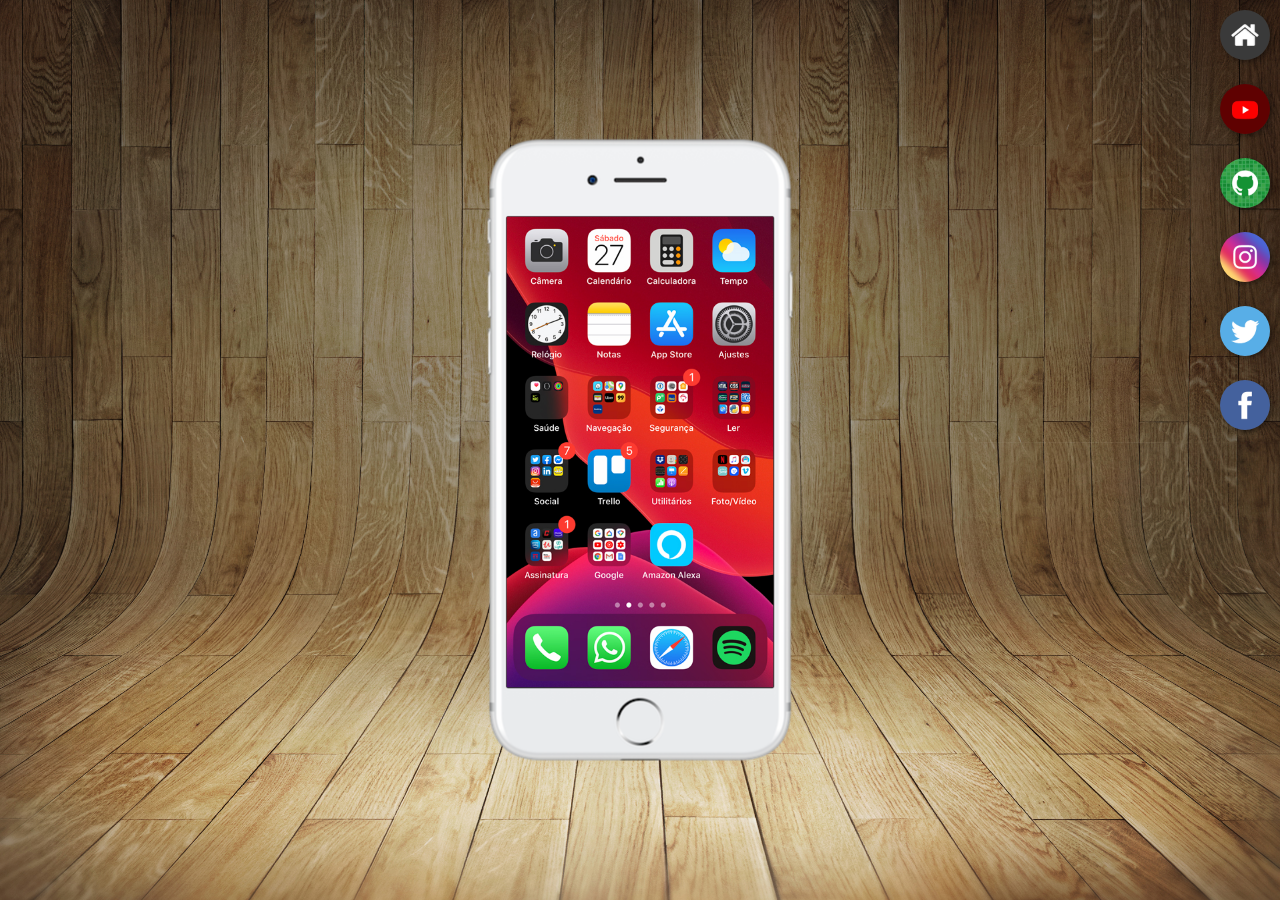
<file: index.html>
<!DOCTYPE html>
<html lang="pt-br">
<head>
    <meta charset="UTF-8">
    <meta name="viewport" content="width=device-width, initial-scale=1.0">
    <link rel="shortcut icon" href="favicon.ico" type="image/x-icon">
        <link rel="stylesheet" href="estilos/style.css">
    <title>Projeto Redes Sociais</title>
</head>
<body>
    <main>
        <section id="telefone">
            <iframe src="home.html" name="tela" id="tela" frameborder="0">
                Seu navegador não é compatível com isso.
            </iframe>
        </section>
        <section id="redes-sociais">
            <a href="home.html" target="tela"><img src="imagens/logo-home.jpg" alt="Home"></a><br>
            <a href="youtube.html" target="tela"><img src="imagens/logo-youtube.jpg" alt="Youtube"></a><br>
            <a href="github.html" target="tela"><img src="imagens/logo-github.jpg" alt="Github"></a><br>
            <a href="instagram.html" target="tela"><img src="imagens/logo-instagram.jpg" alt="Instagram"></a><br>
            <a href="twitter.html" target="tela"><img src="imagens/logo-twitter.jpg" alt="Twitter"></a><br>
            <a href="facebook.html" target="tela"><img src="imagens/logo-facebook.jpg" alt="Facebook"></a>
        </section>
    </main>
</body>
</html>
</file>
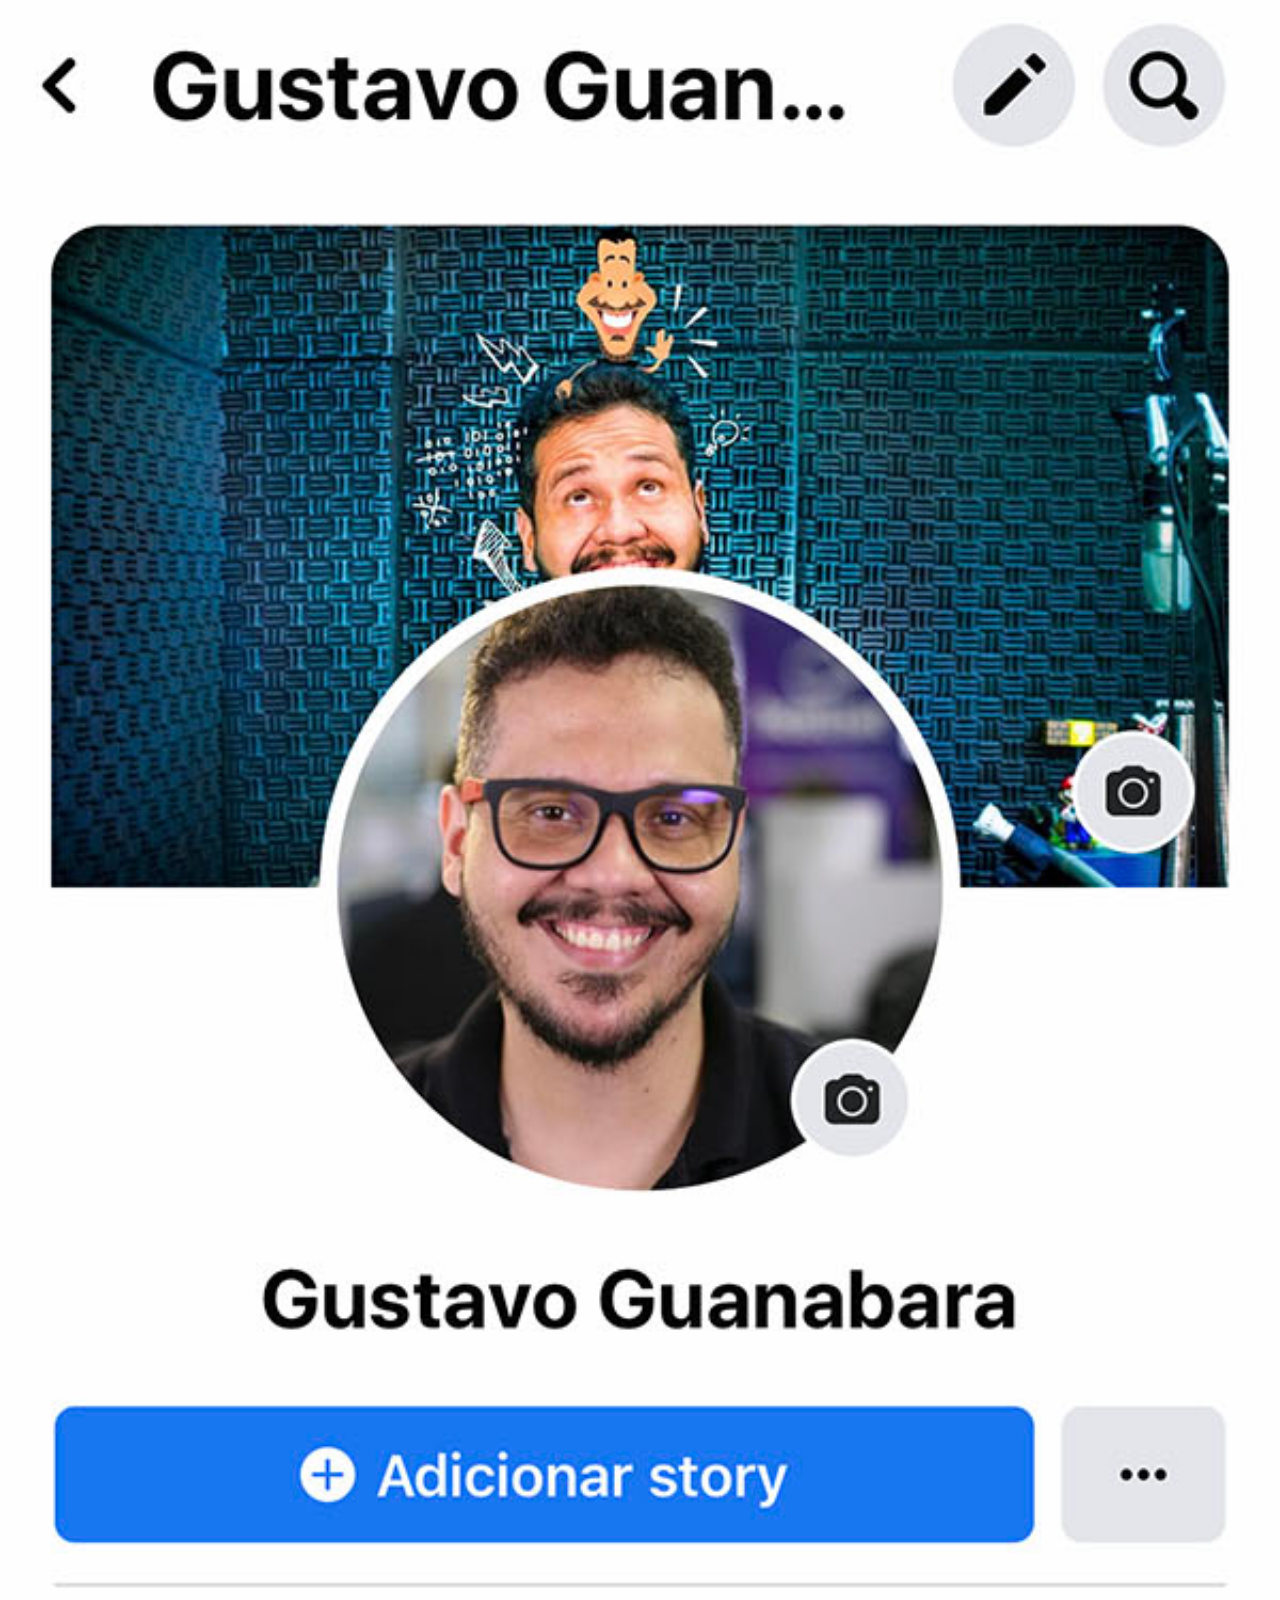
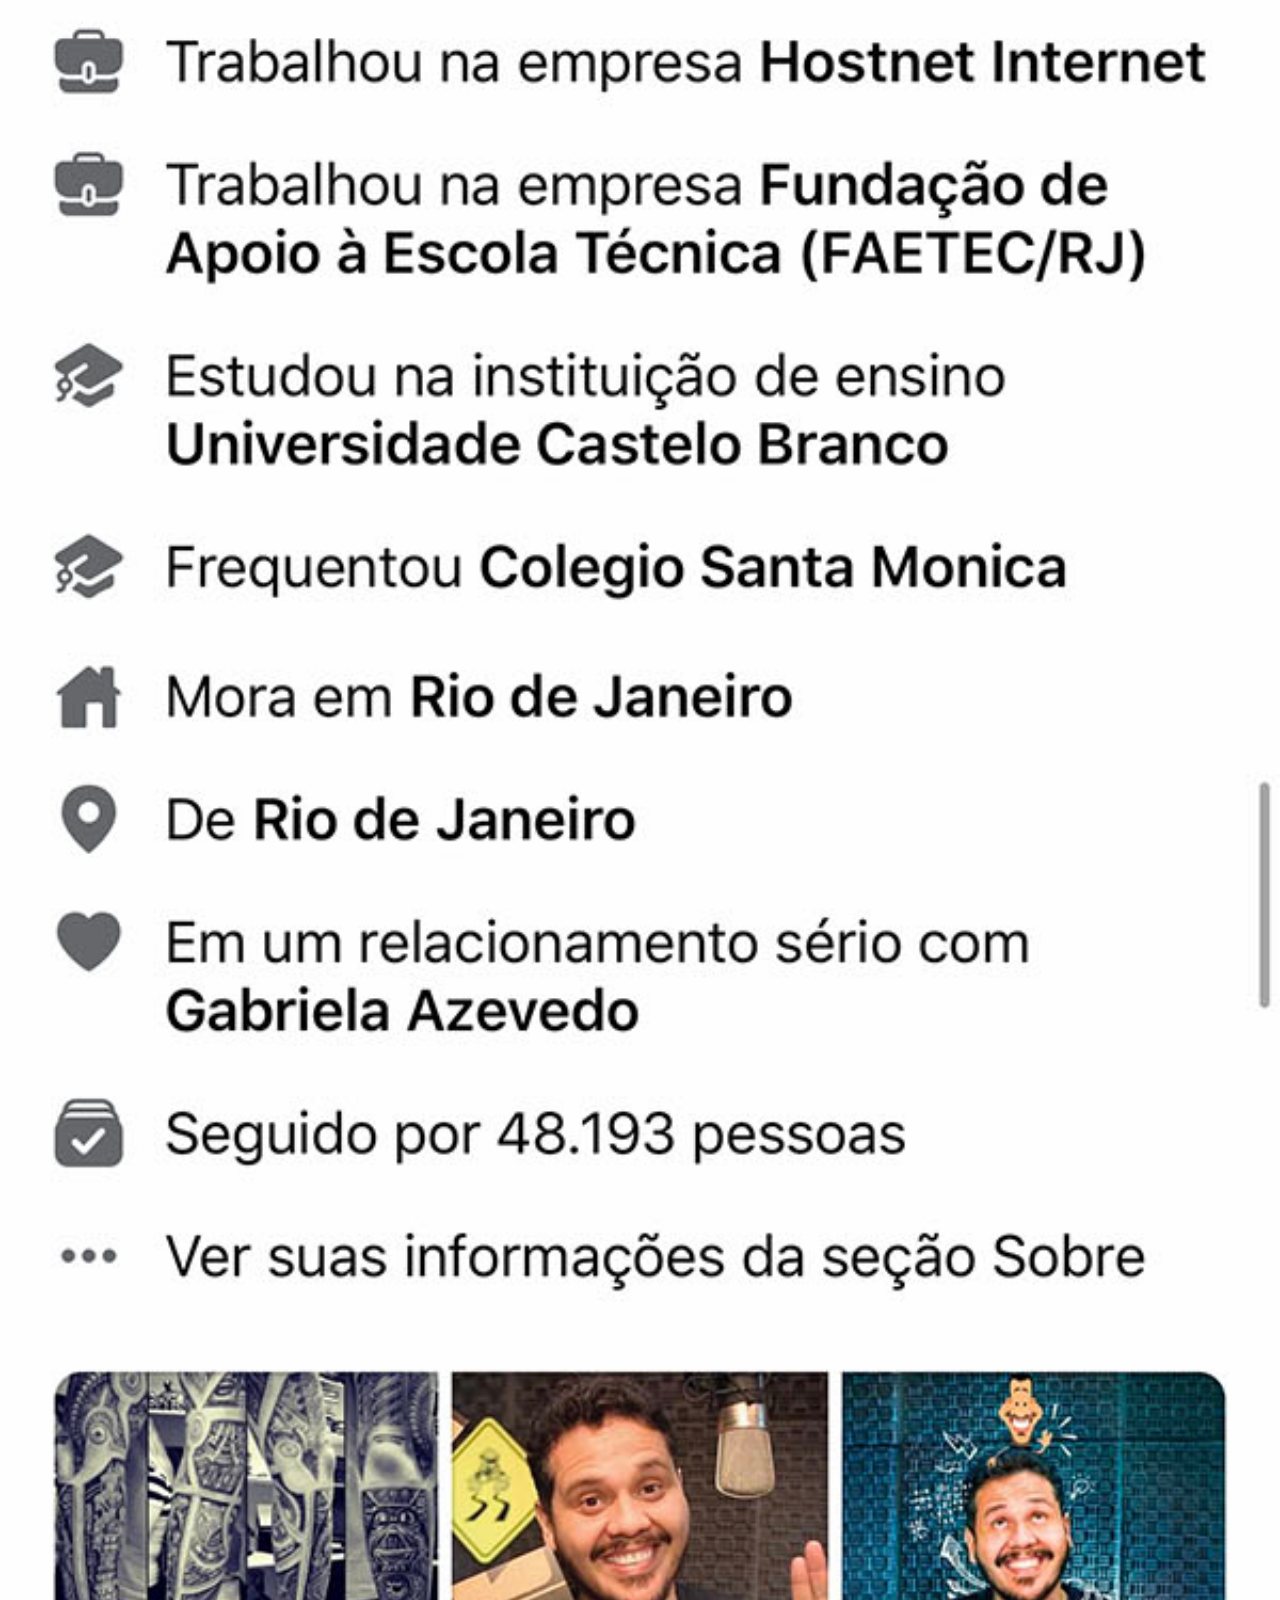
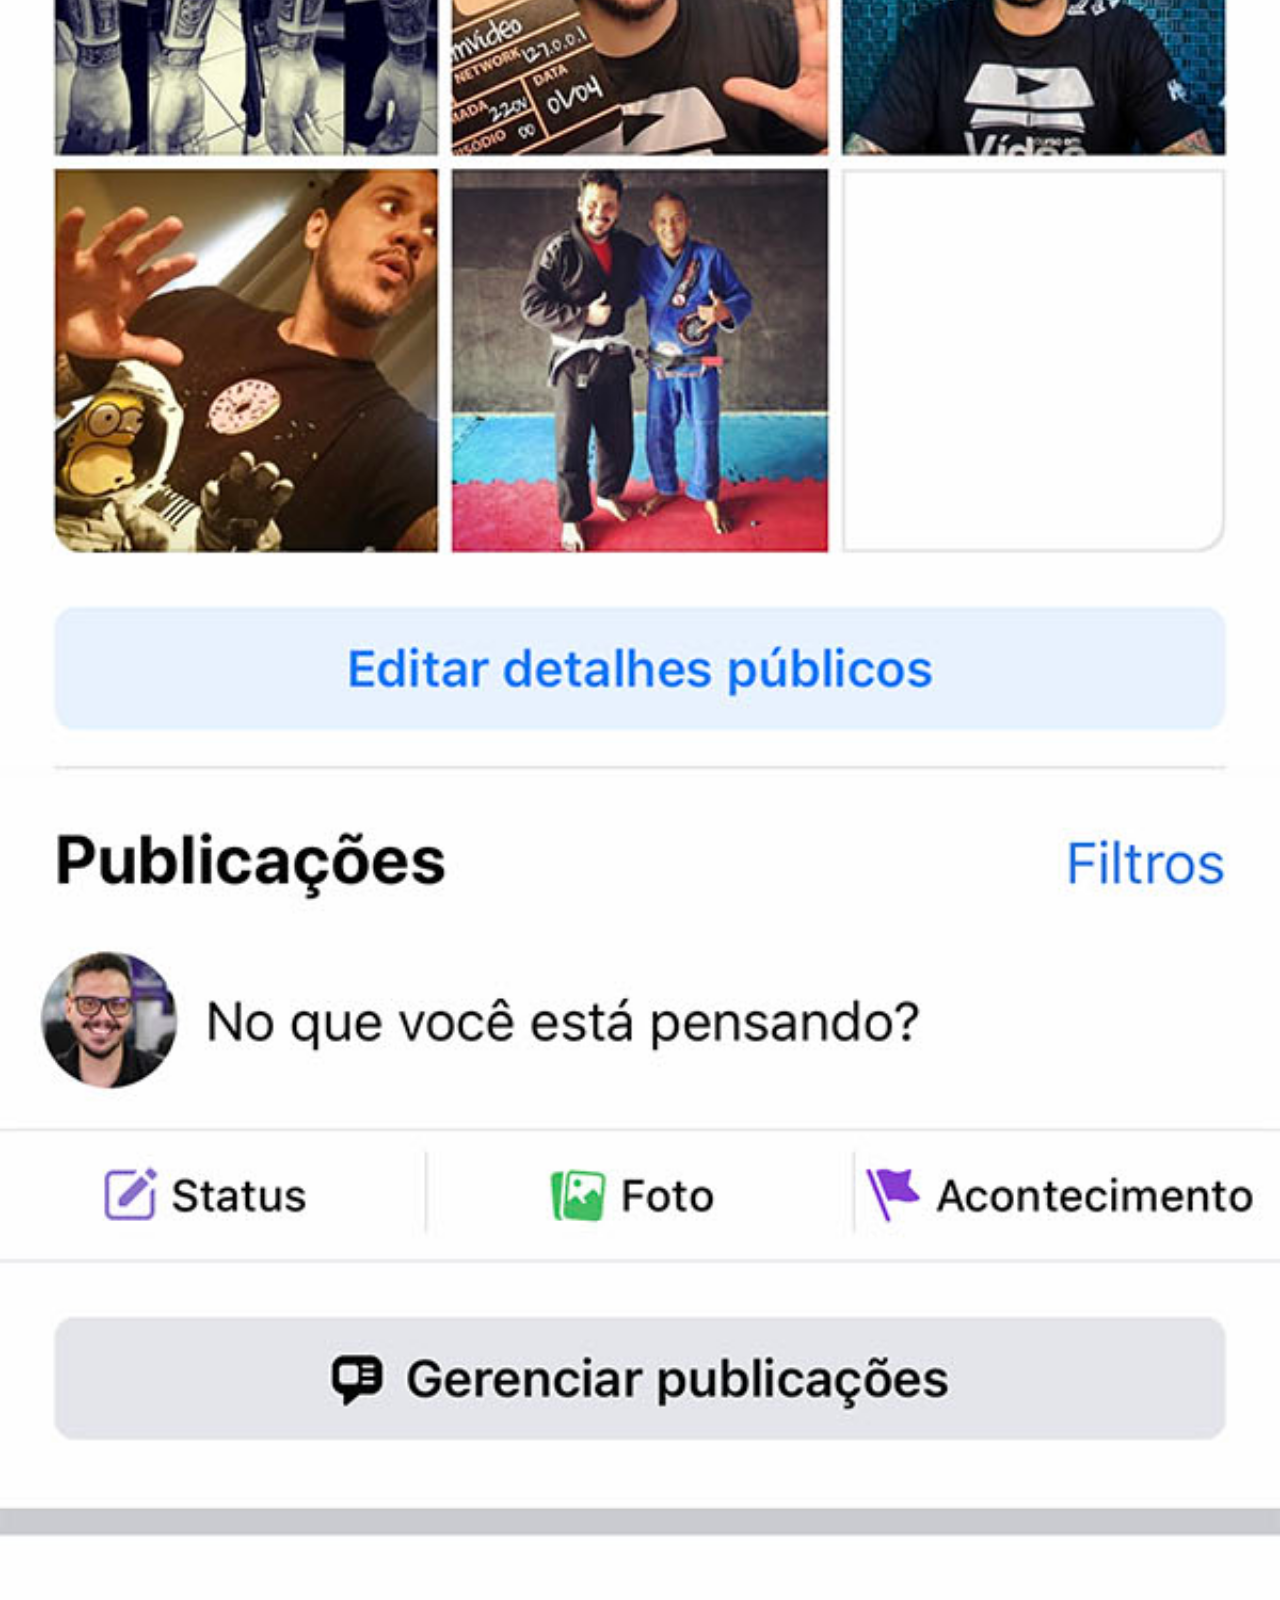
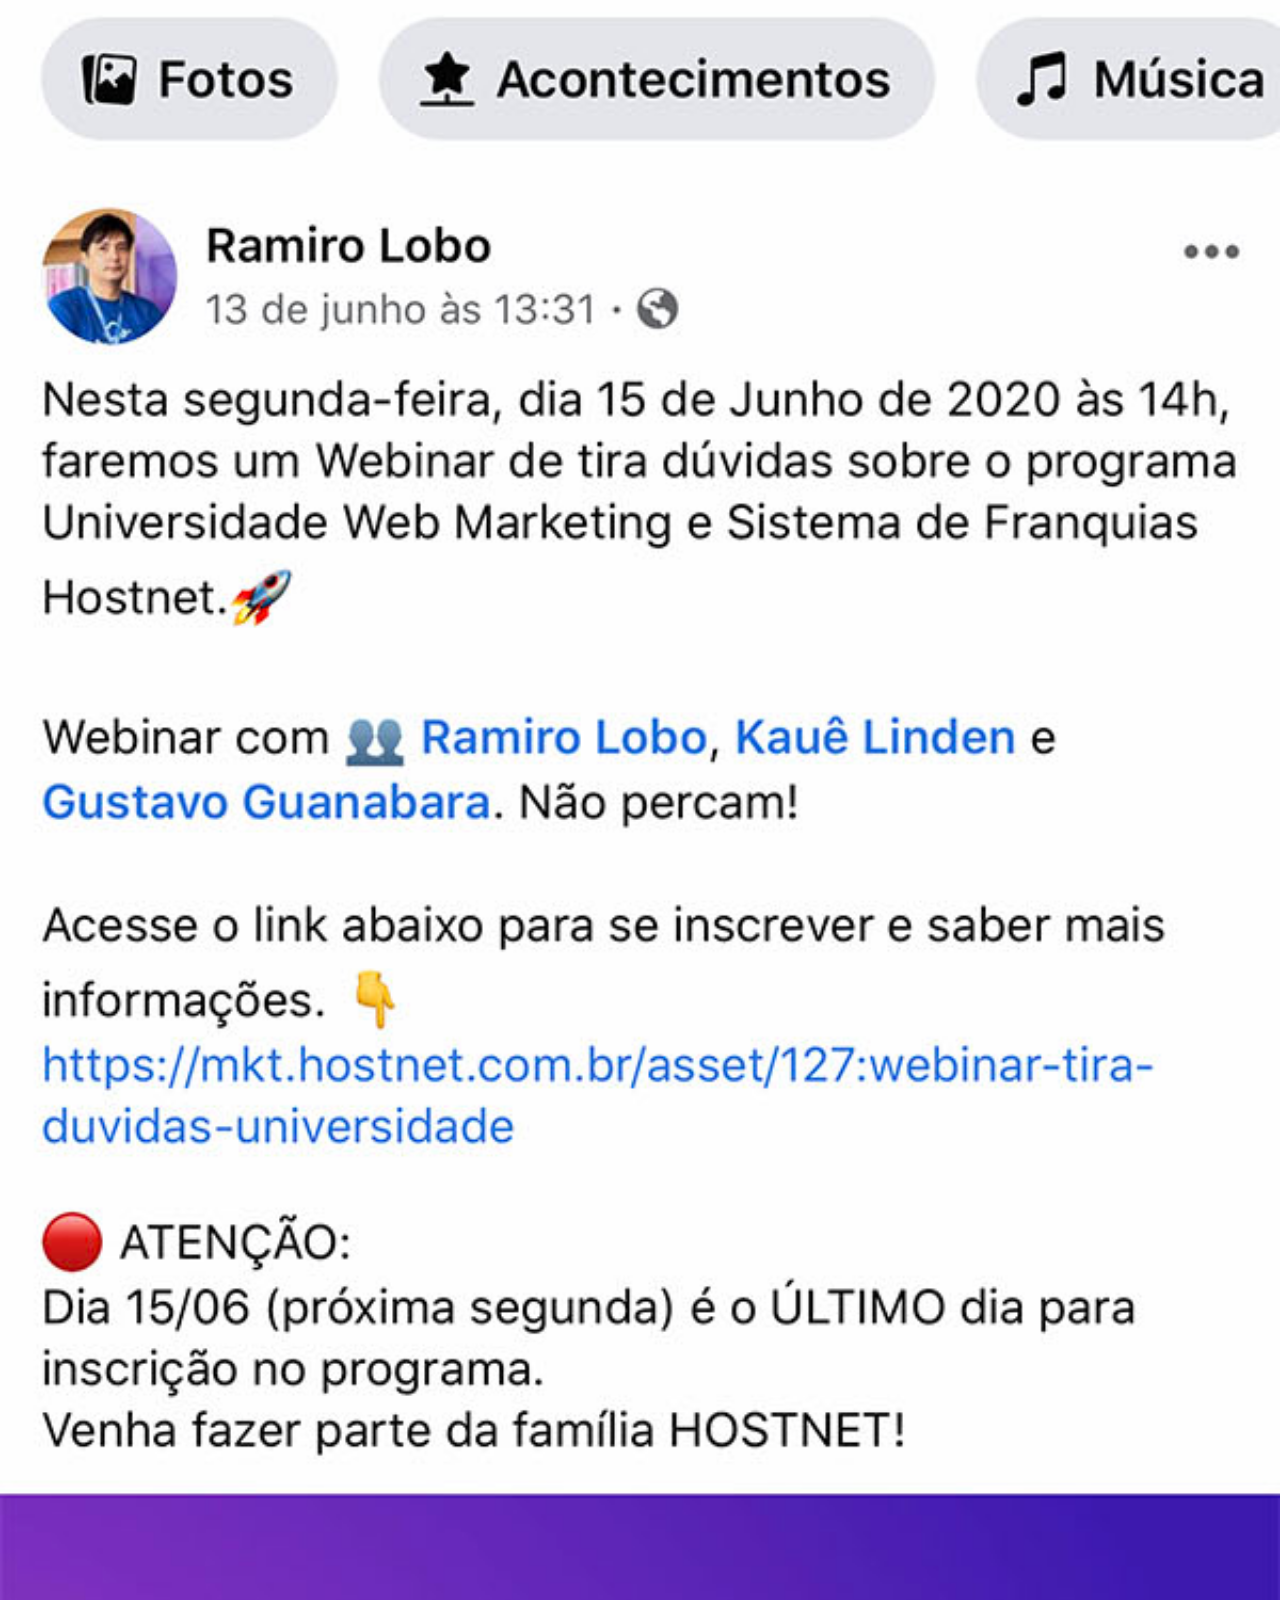
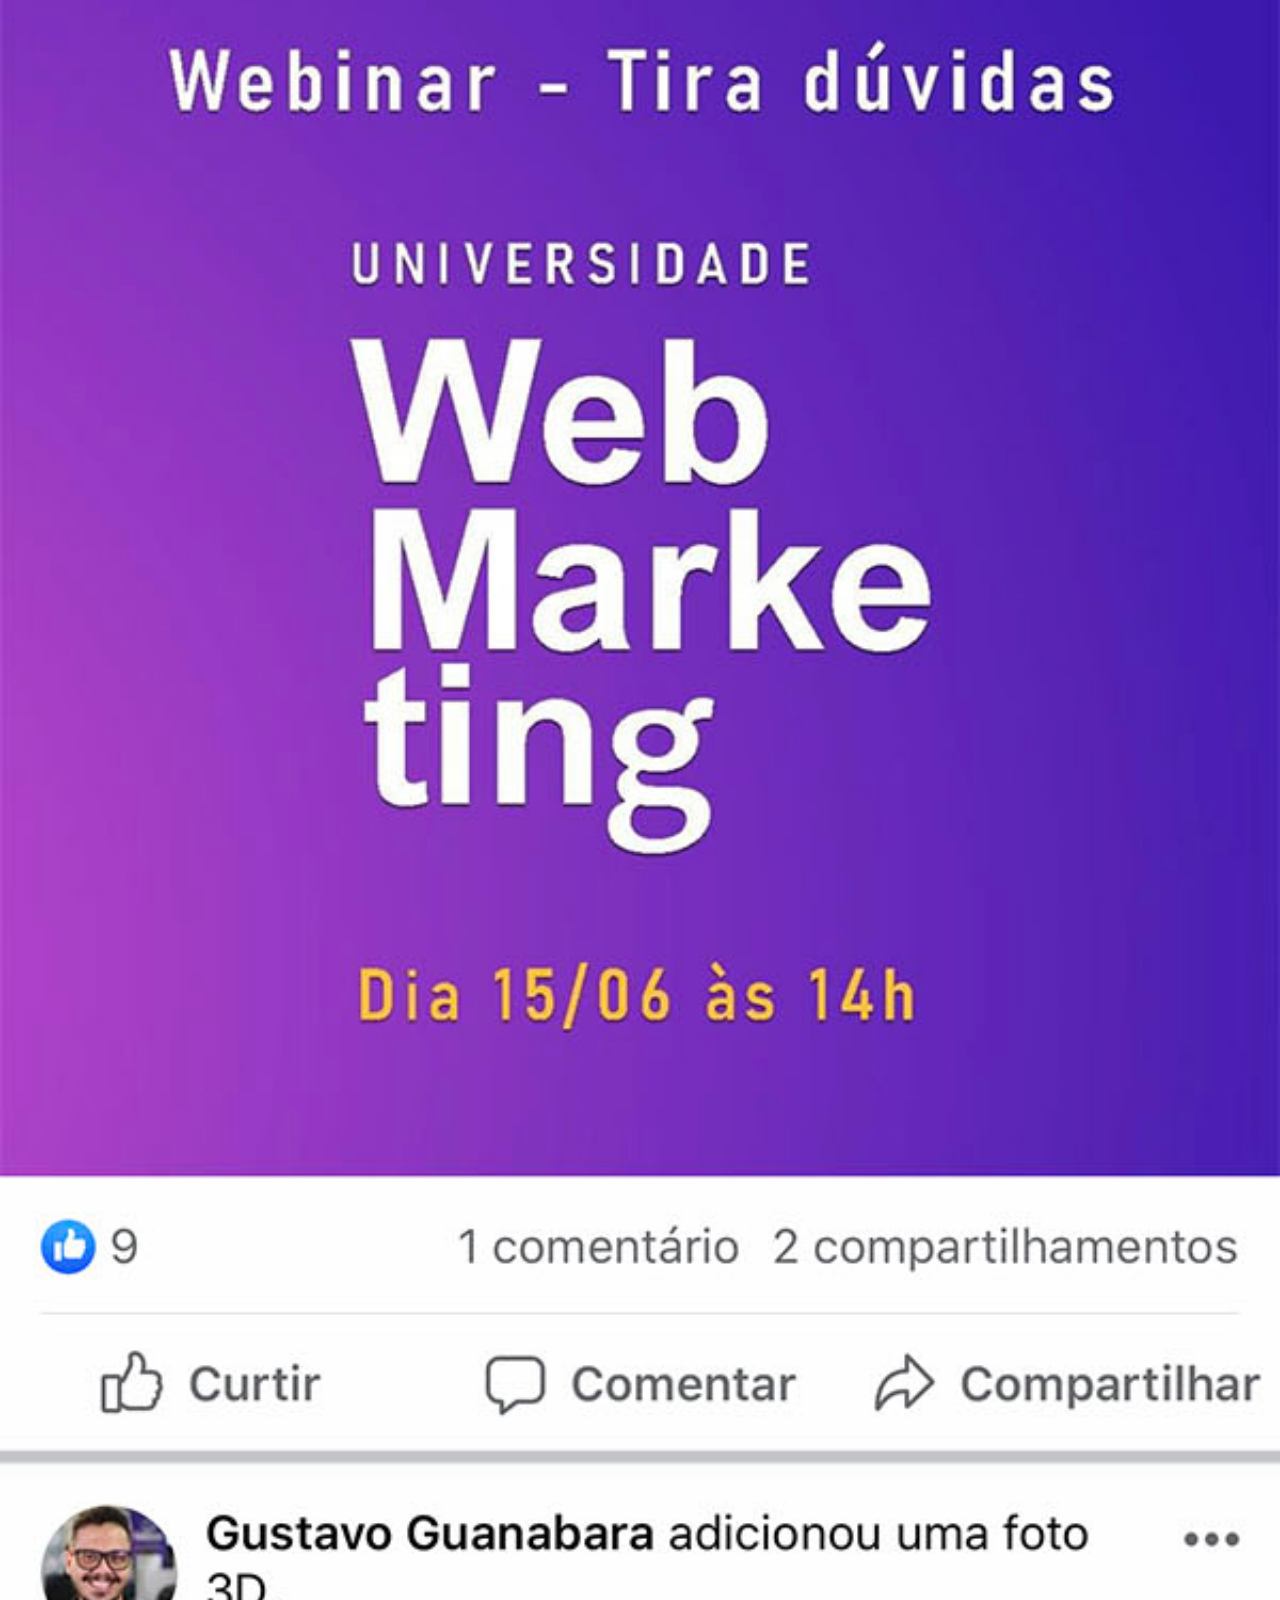
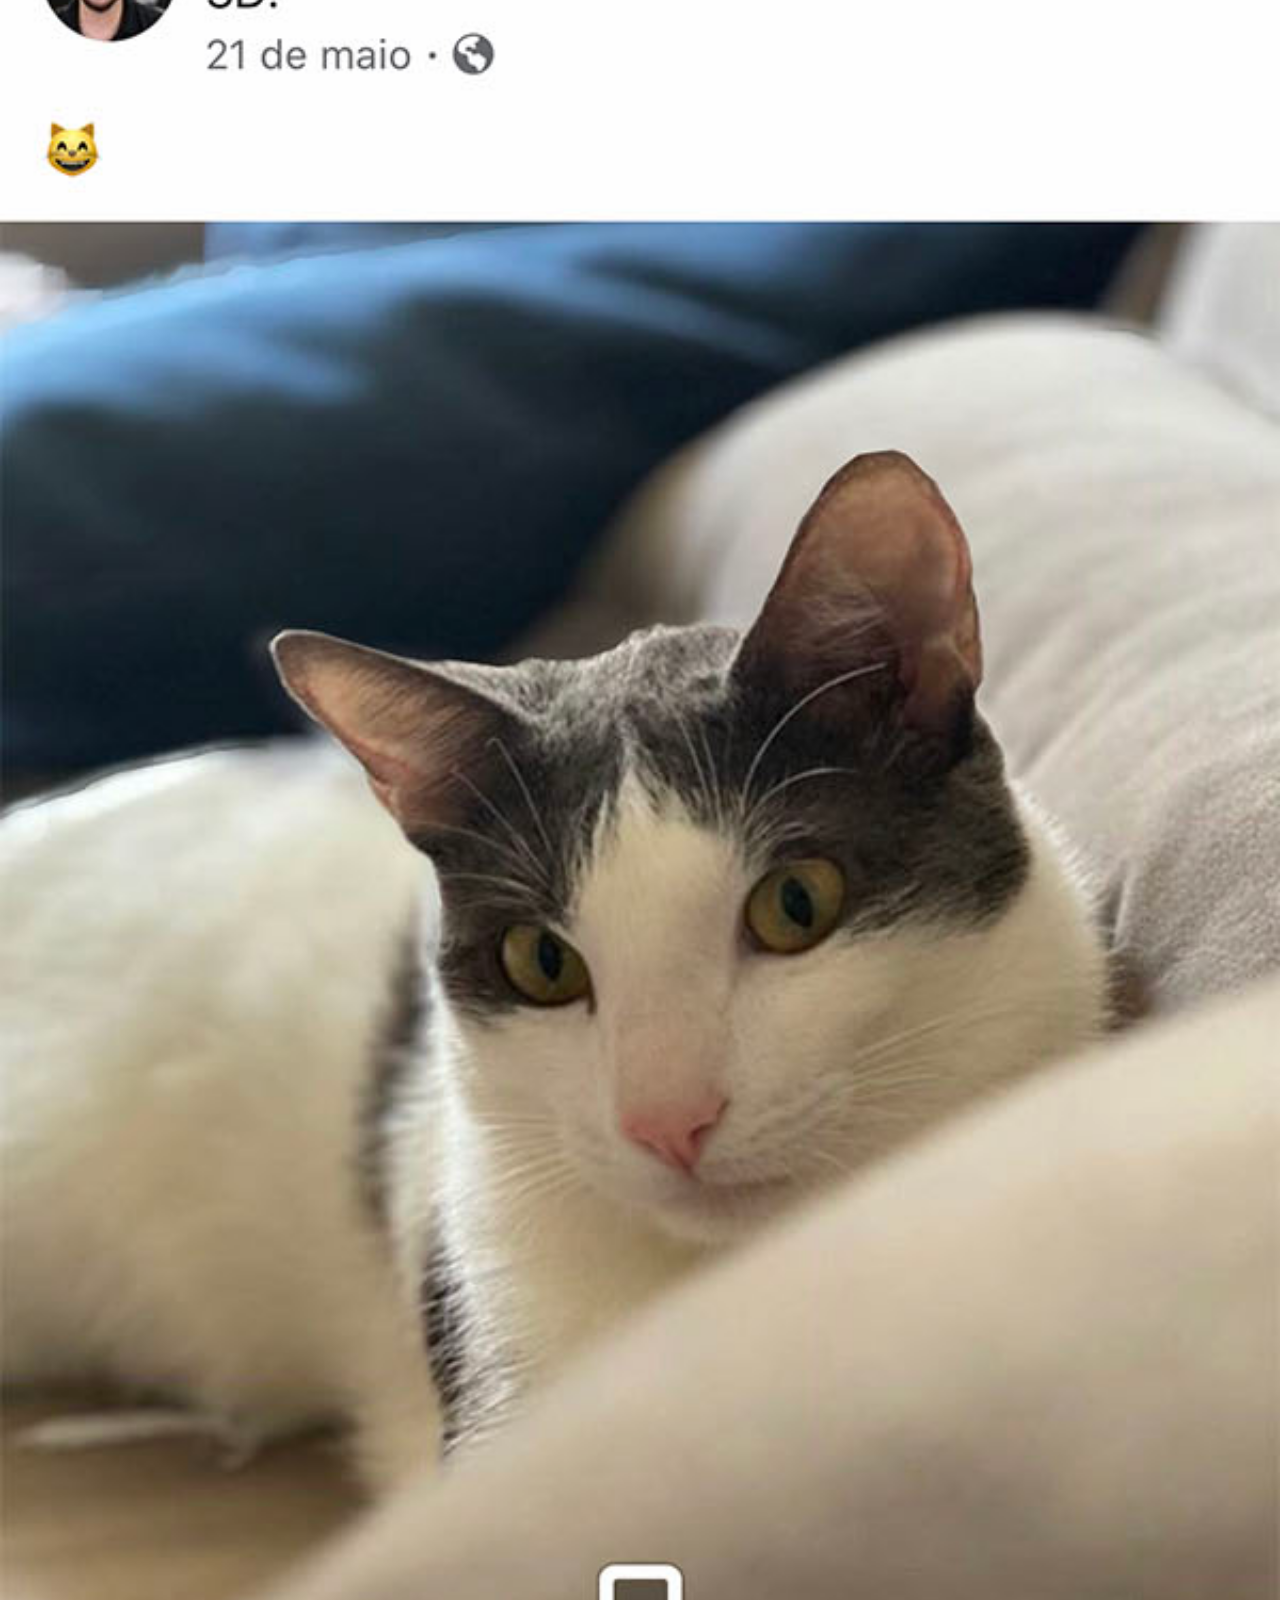
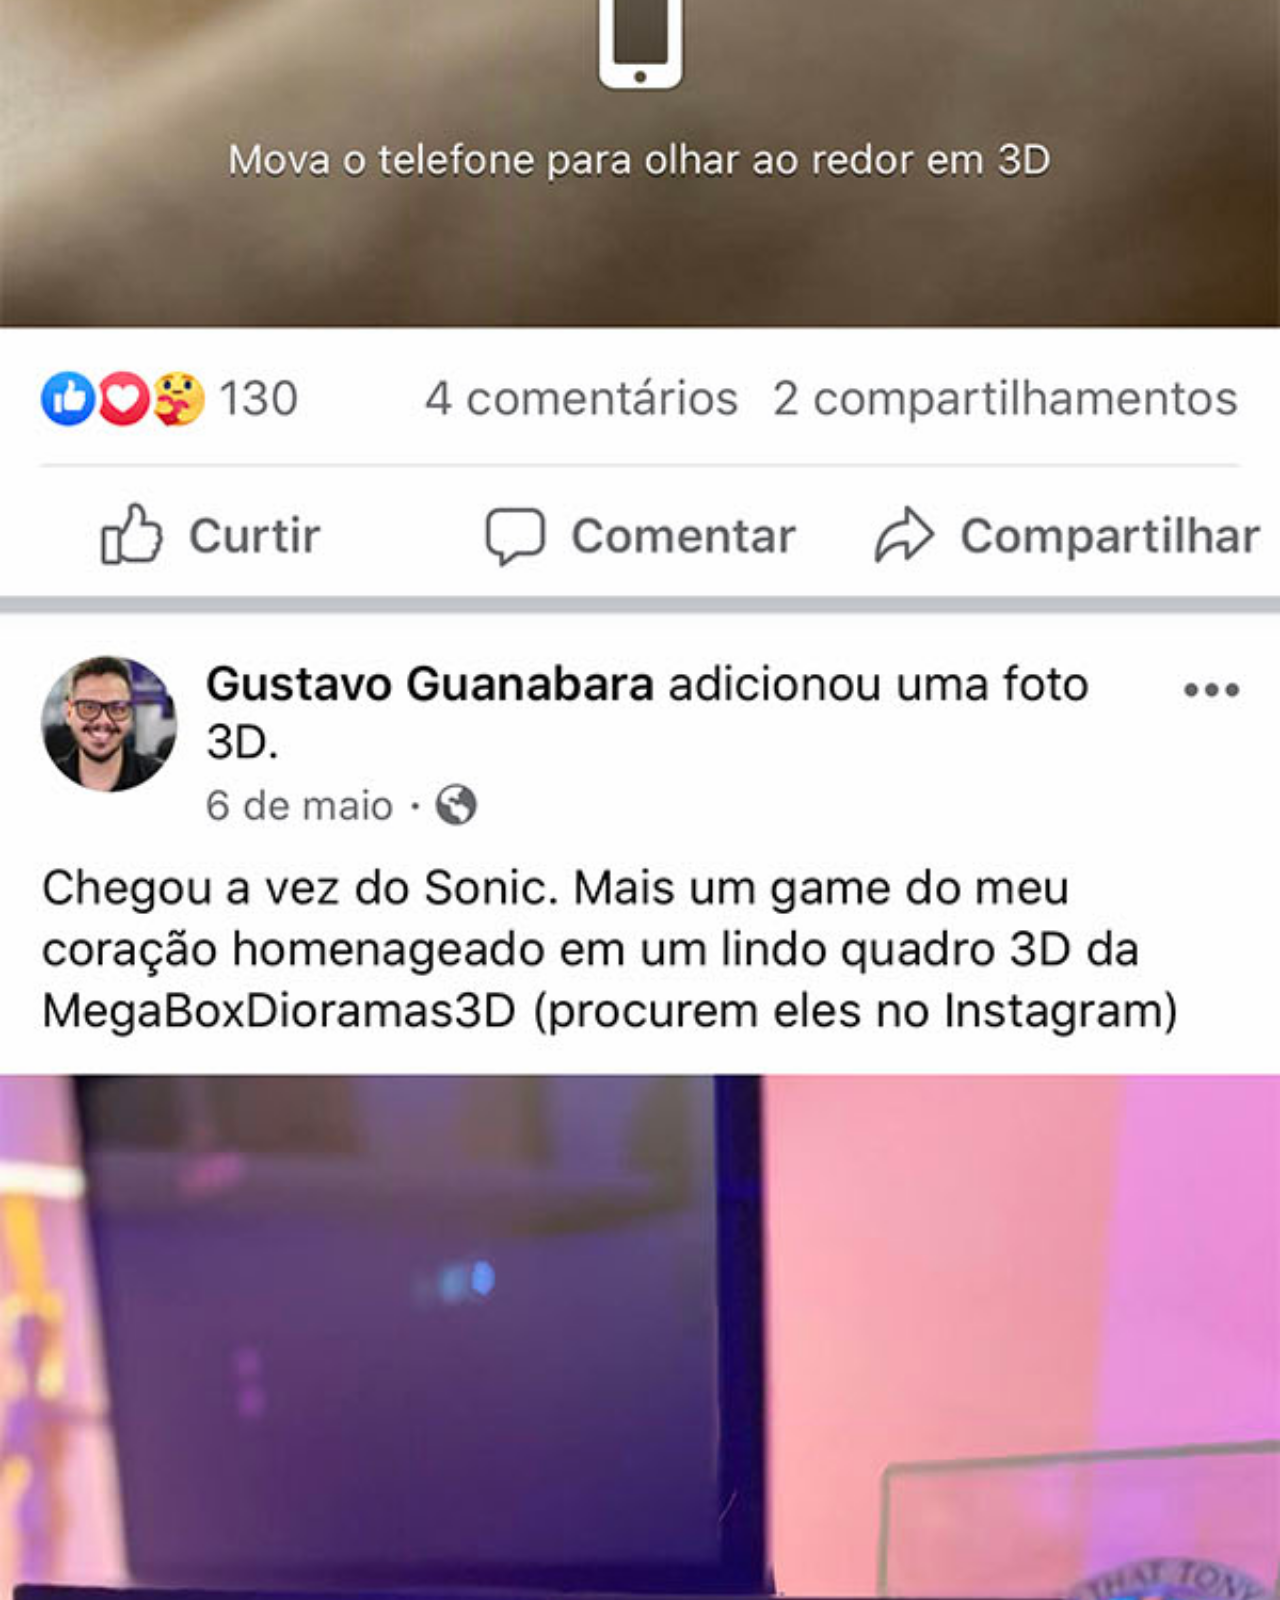
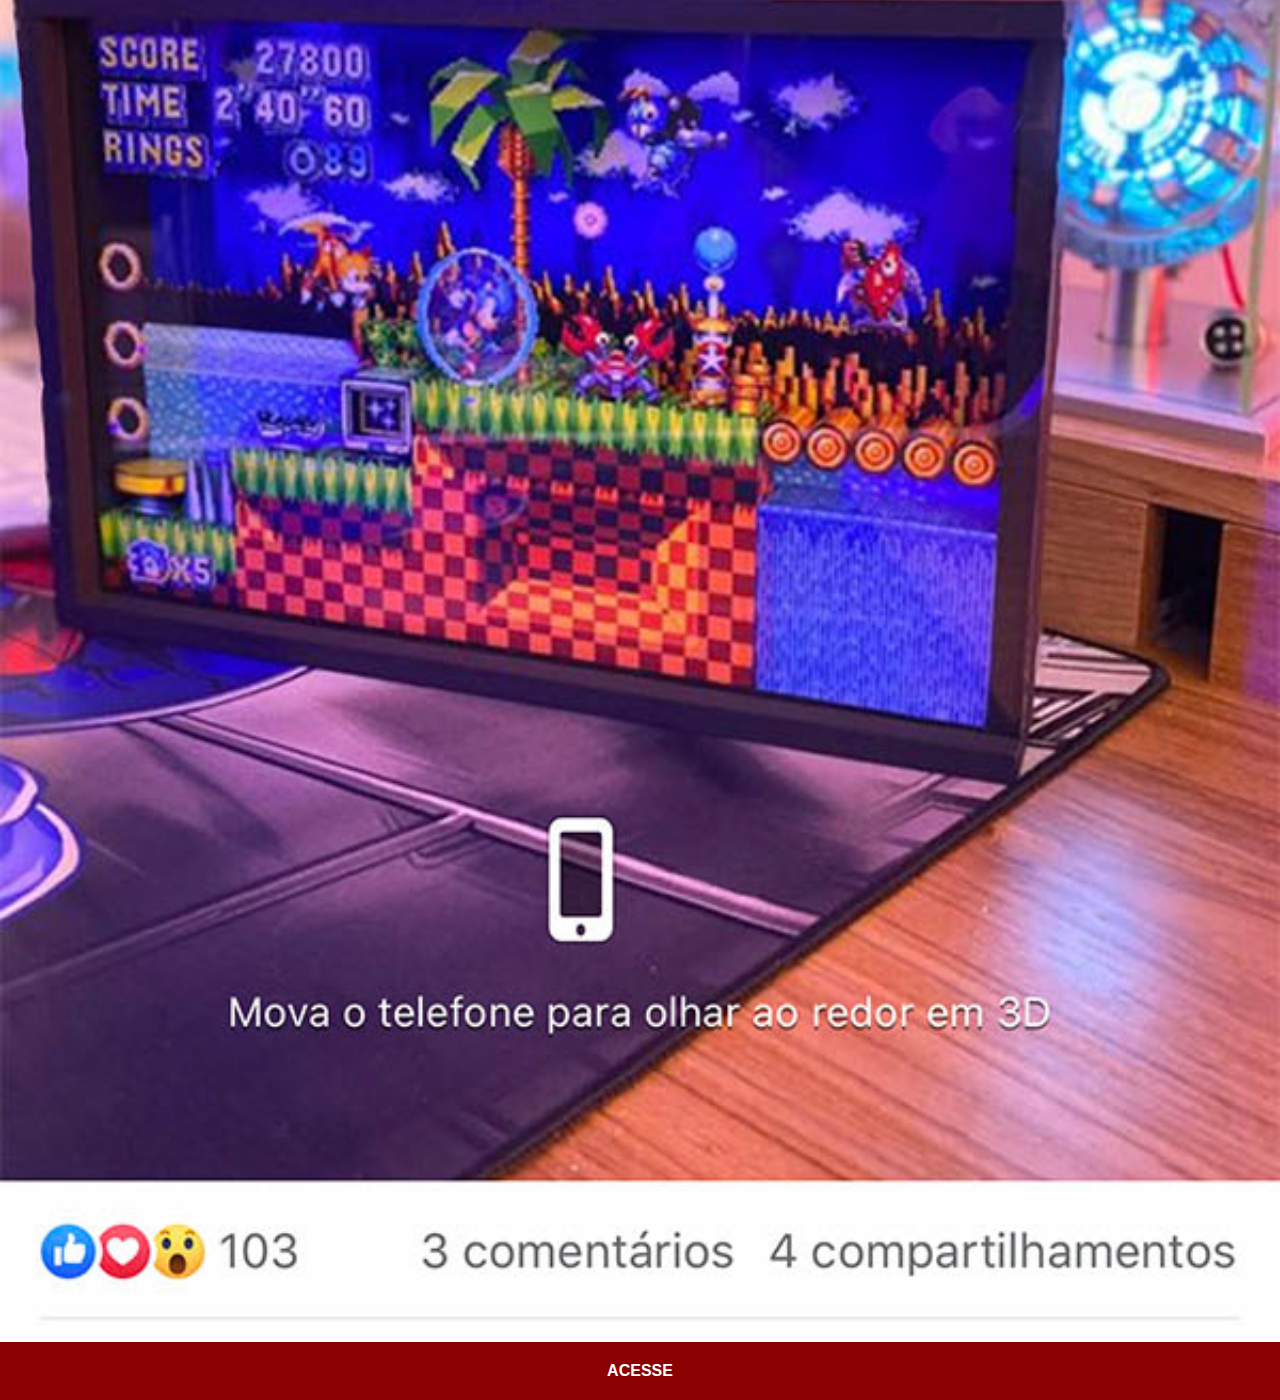
<file: facebook.html>
<!DOCTYPE html>
<html lang="pt-br">
<head>
    <meta charset="UTF-8">
    <meta name="viewport" content="width=device-width, initial-scale=1.0">
    <title>Facebook</title>
    <link rel="stylesheet" href="estilos/social.css">
</head>
<body>
    <img src="imagens/tela-facebook.jpg" alt="Facebook">
    <a href="https://www.facebook.com/gustavoguanabara" target="_blank">ACESSE</a>
</body>
</html>
</file>
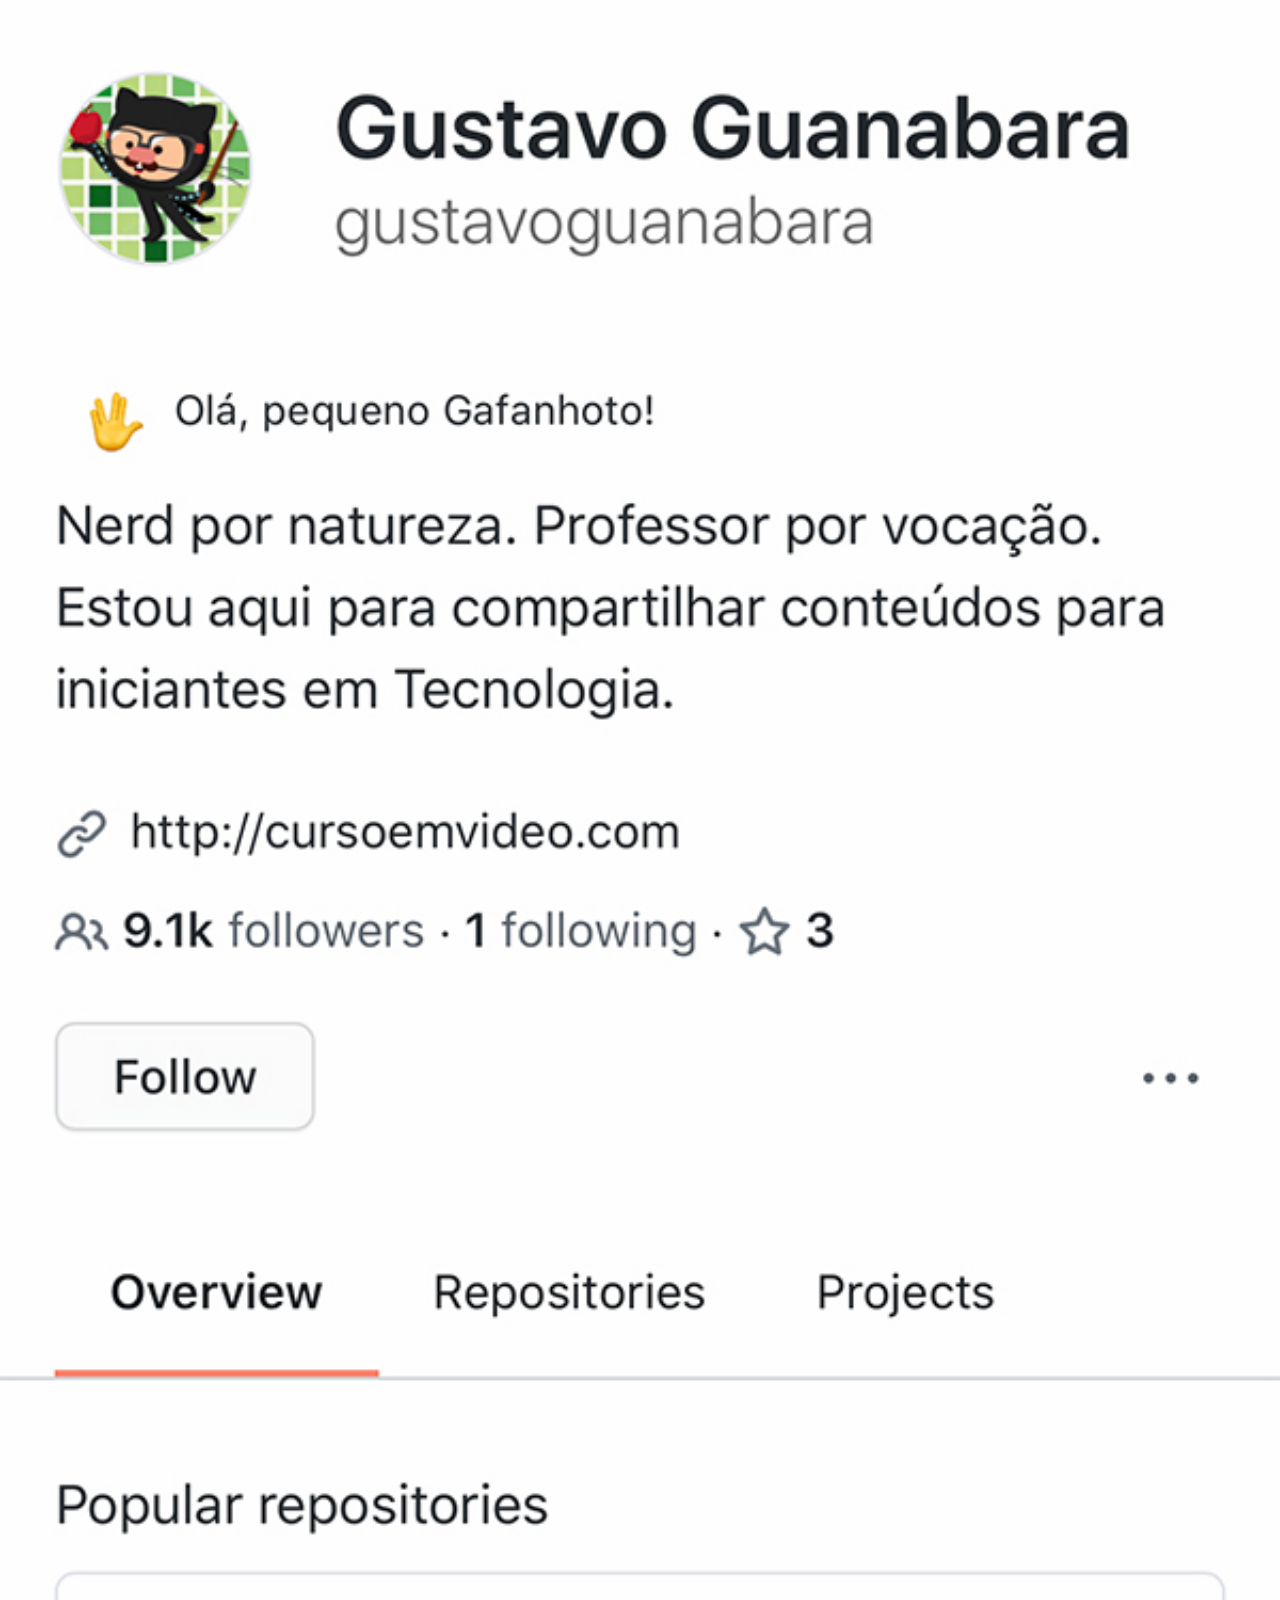
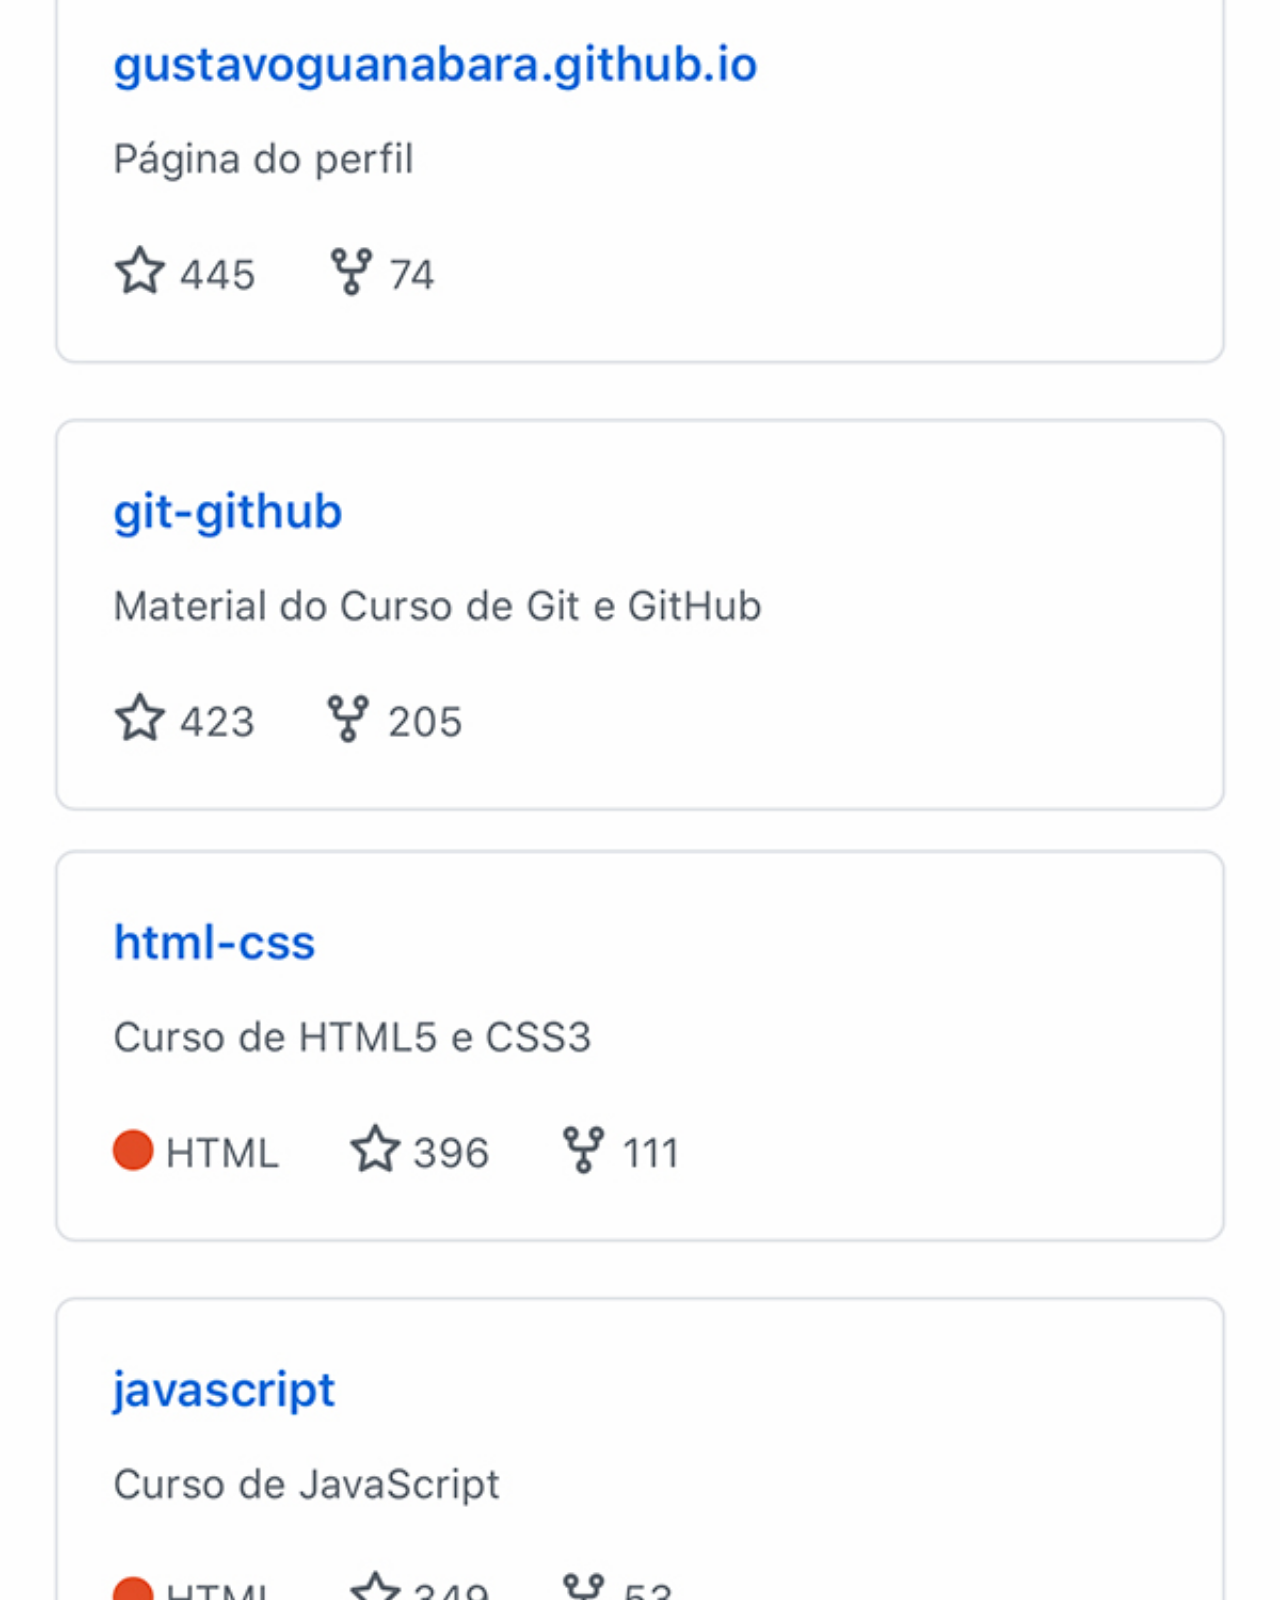
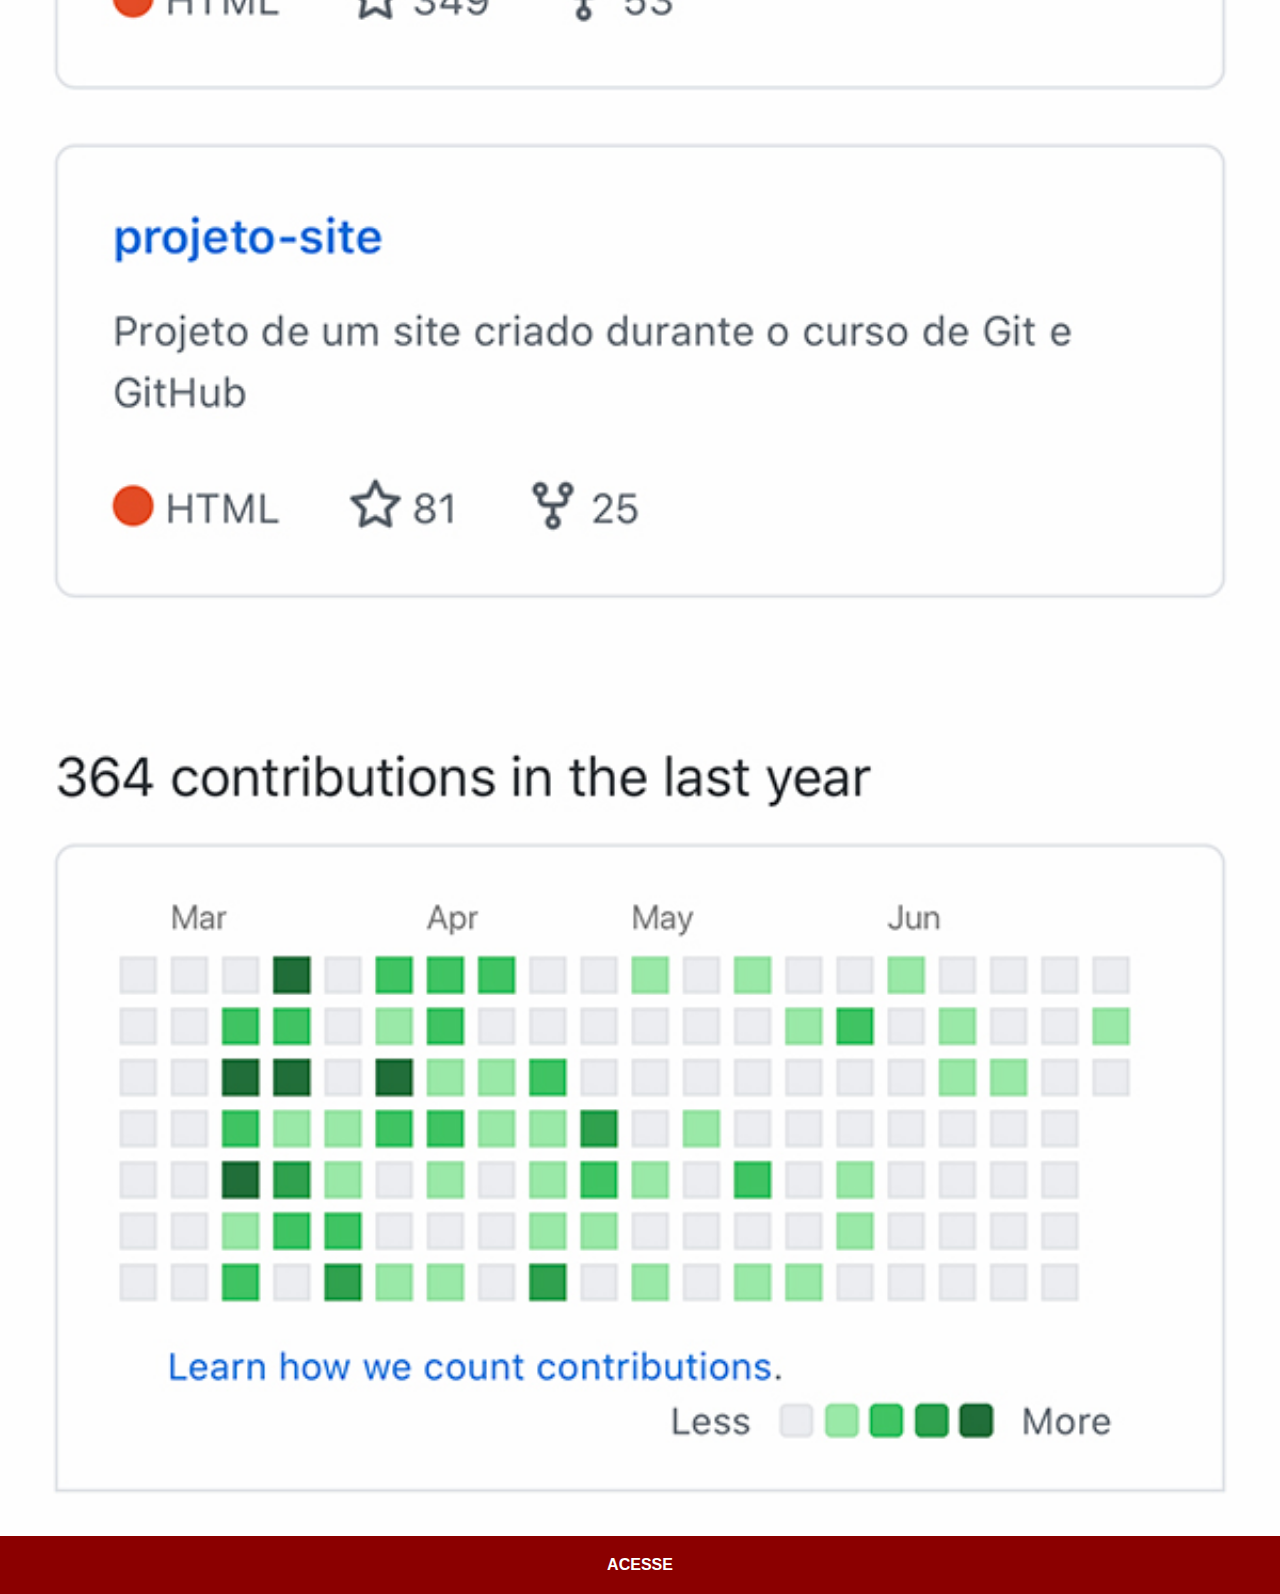
<file: github.html>
<!DOCTYPE html>
<html lang="pt-br">
<head>
    <meta charset="UTF-8">
    <meta name="viewport" content="width=device-width, initial-scale=1.0">
    <title>GitHub</title>
    <link rel="stylesheet" href="estilos/social.css">
</head>
<body>
    <img src="imagens/tela-github.jpg" alt="GitHub">
    <a href="https://www.github.com/gustavoguanabara" target="_blank">ACESSE</a>
</body>
</html>
</file>
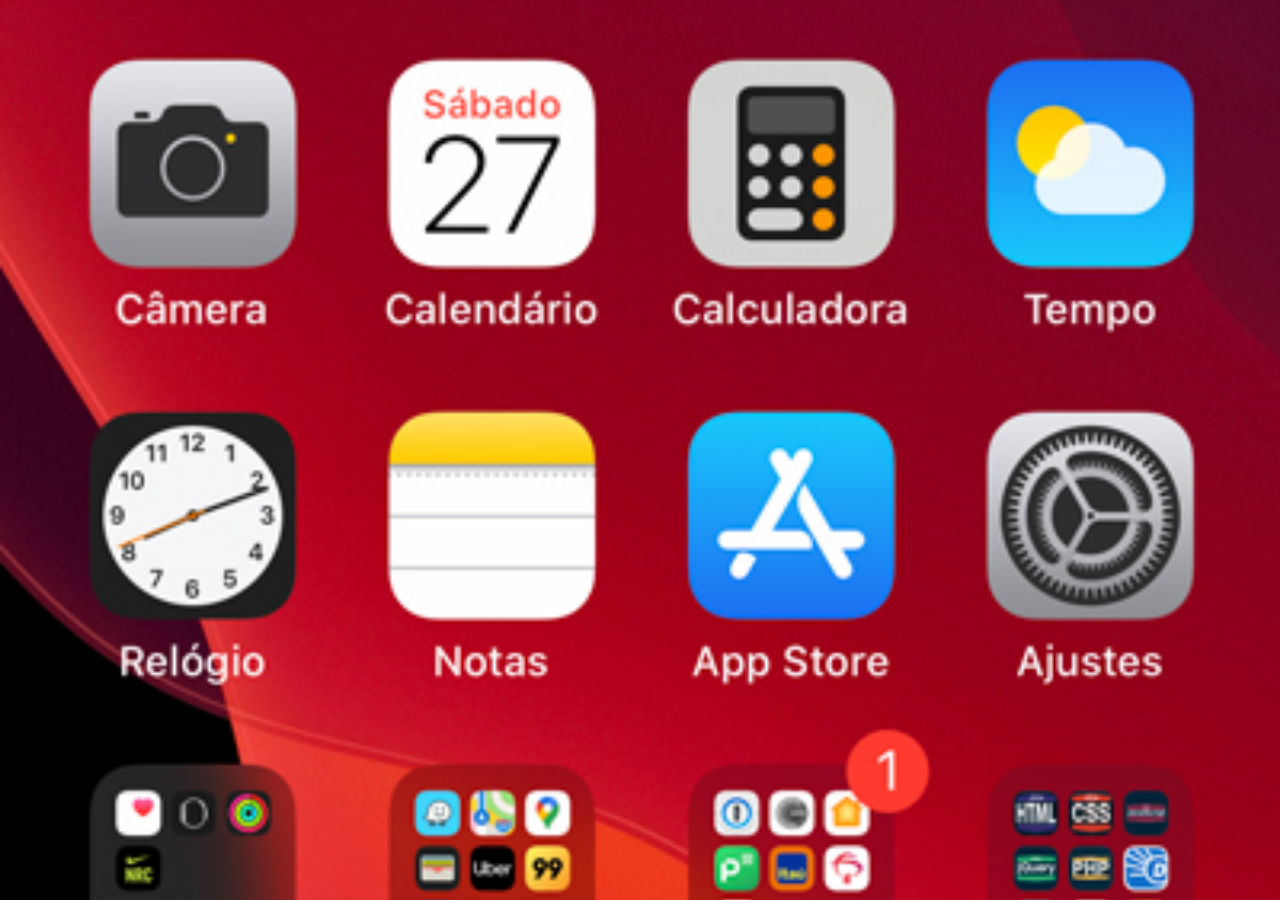
<file: home.html>
<!DOCTYPE html>
<html lang="pt-br">
<head>
    <meta charset="UTF-8">
    <meta name="viewport" content="width=device-width, initial-scale=1.0">
    <title>Home</title>
    <style>
        * {
            margin: 0px;
            padding: 0px;
        }

        body {
            width: 100vw;
            height: 100vh;
            background: black url('imagens/tela-home.jpg') no-repeat top center;
            background-size: cover;
        }
    </style>
</head>
<body>
    
</body>
</html>
</file>
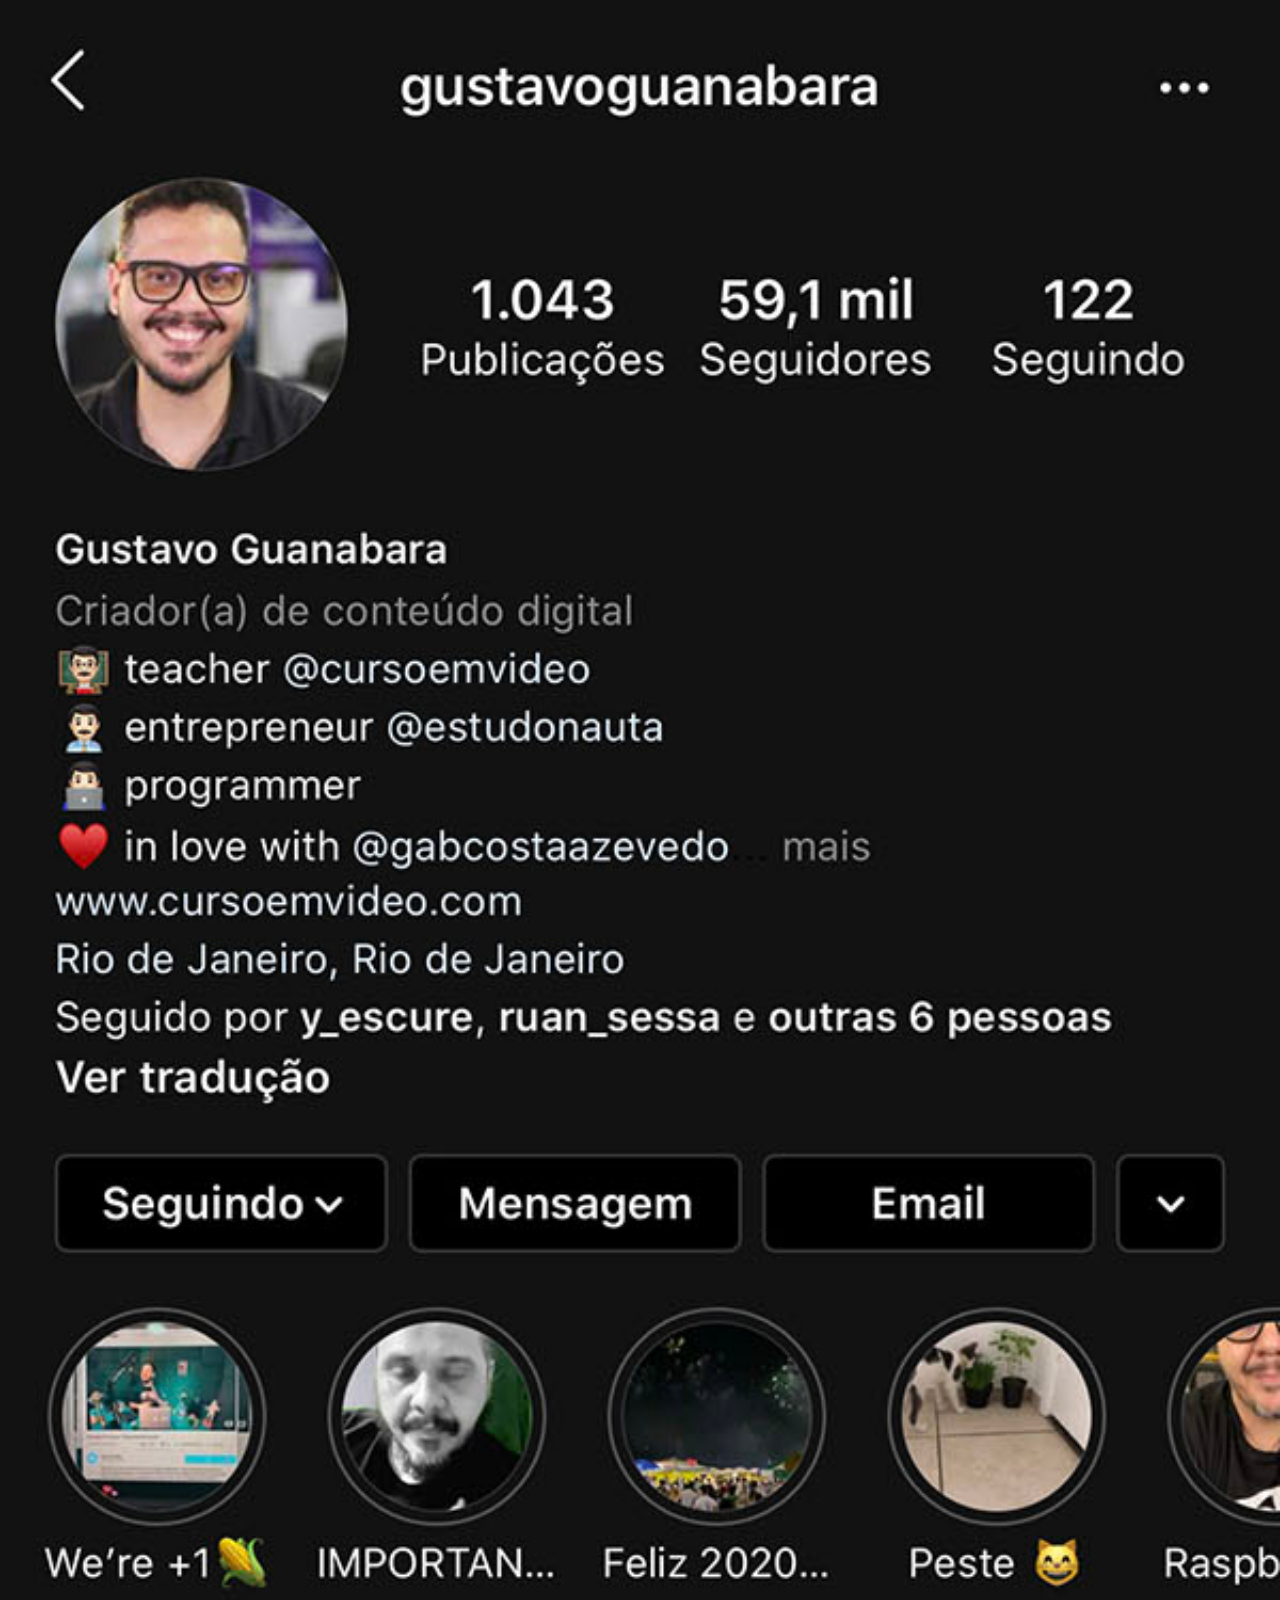
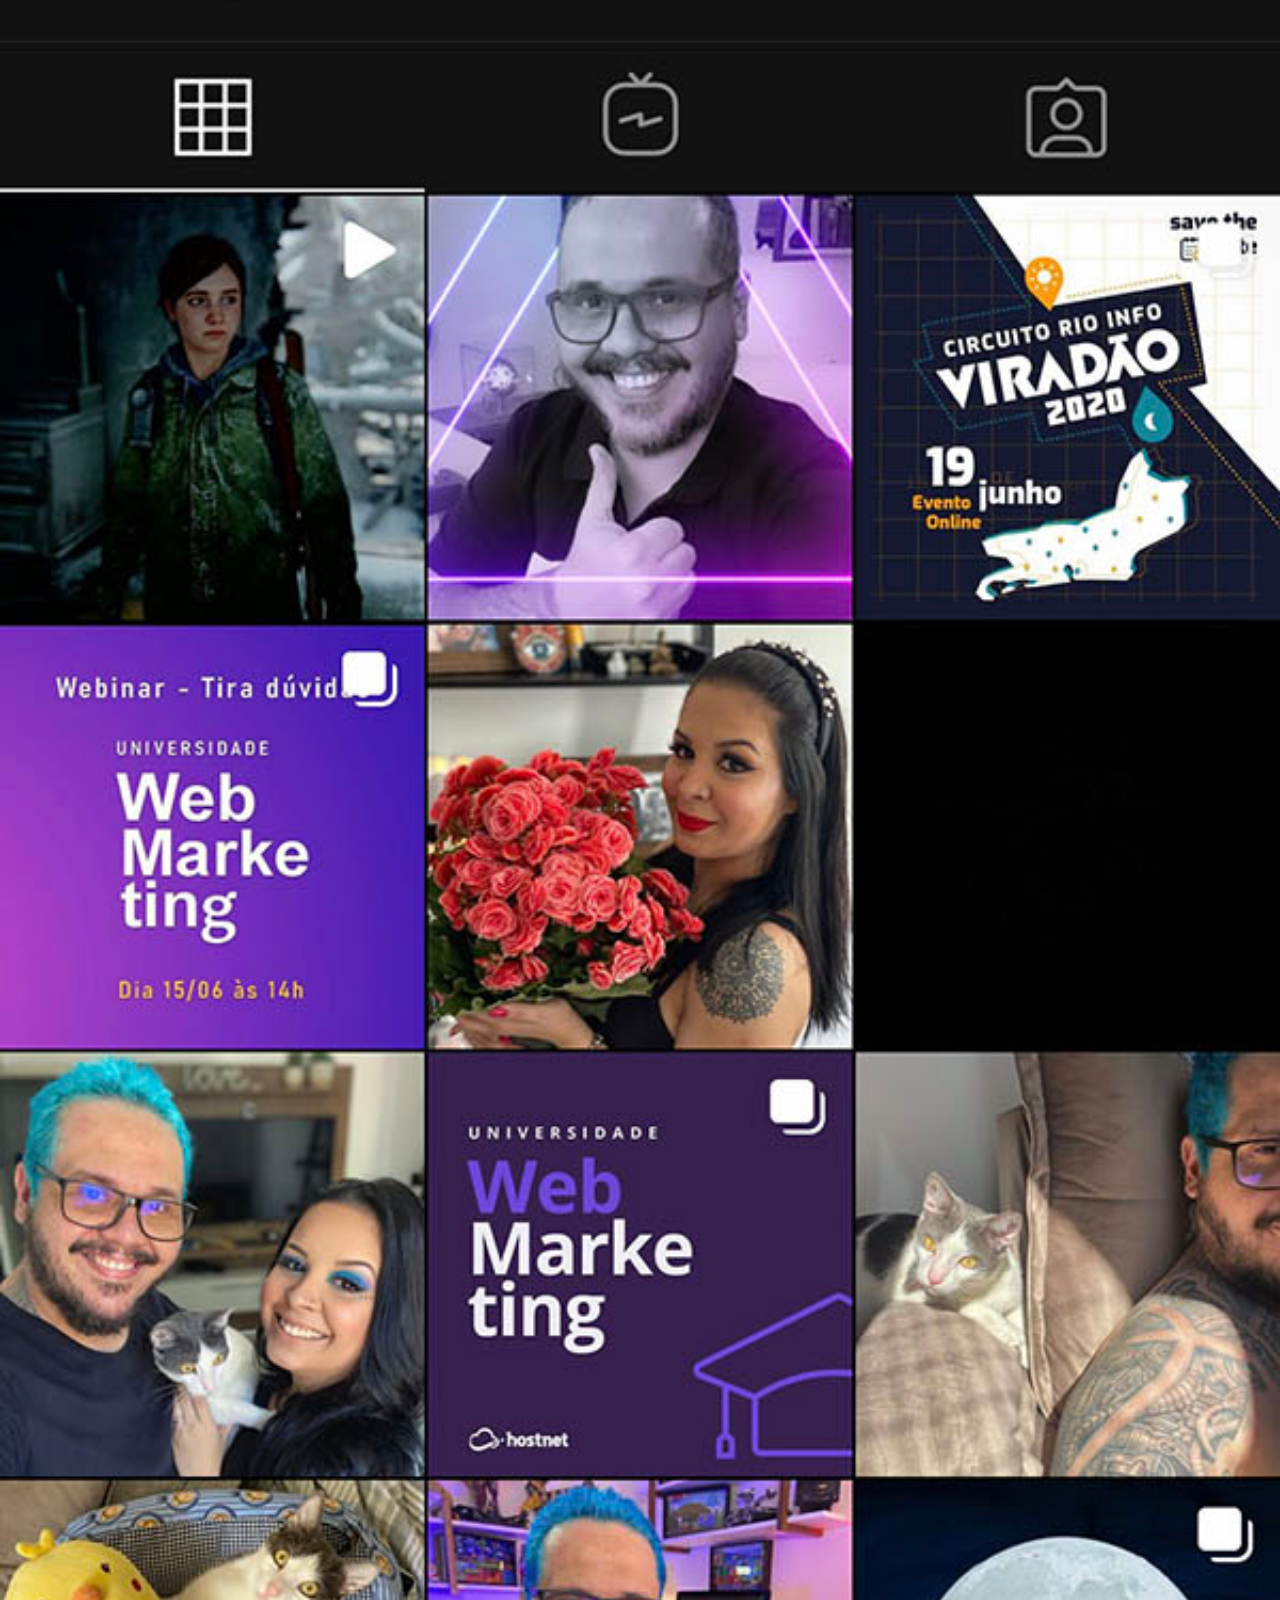
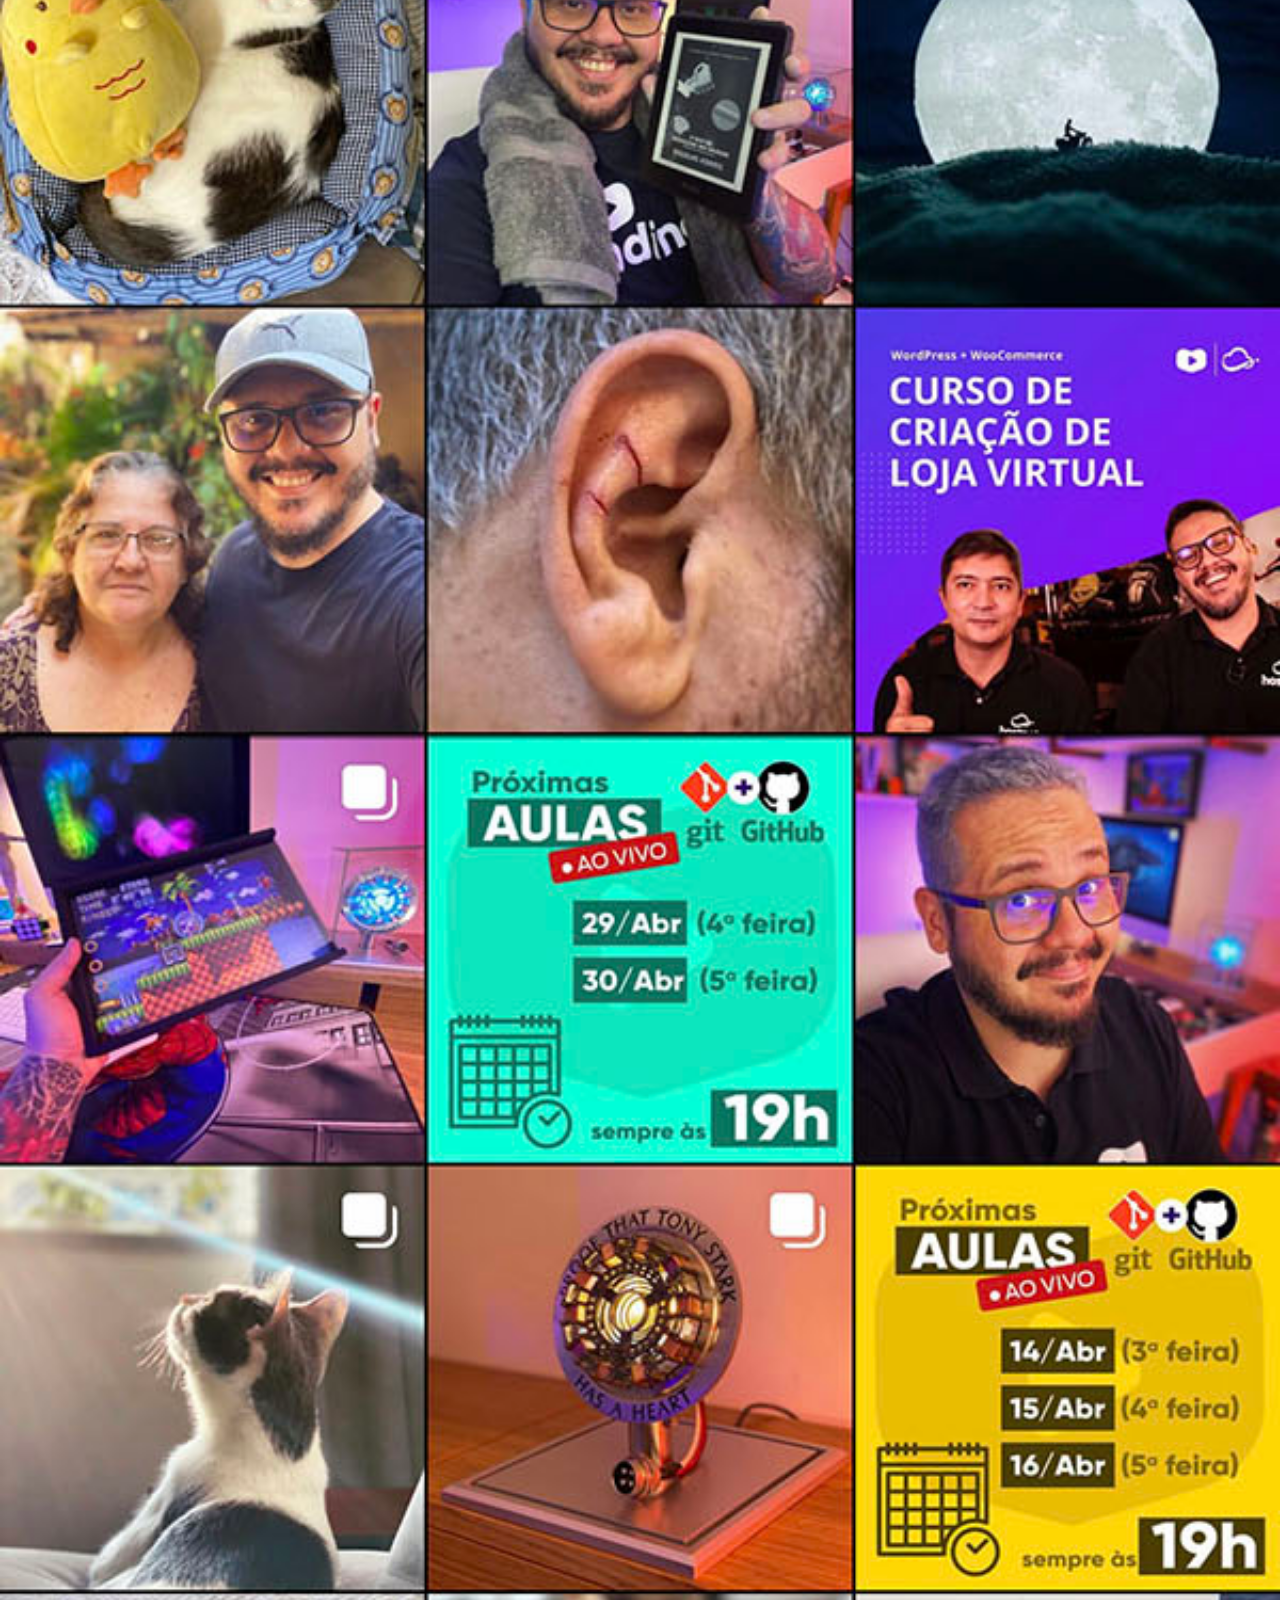
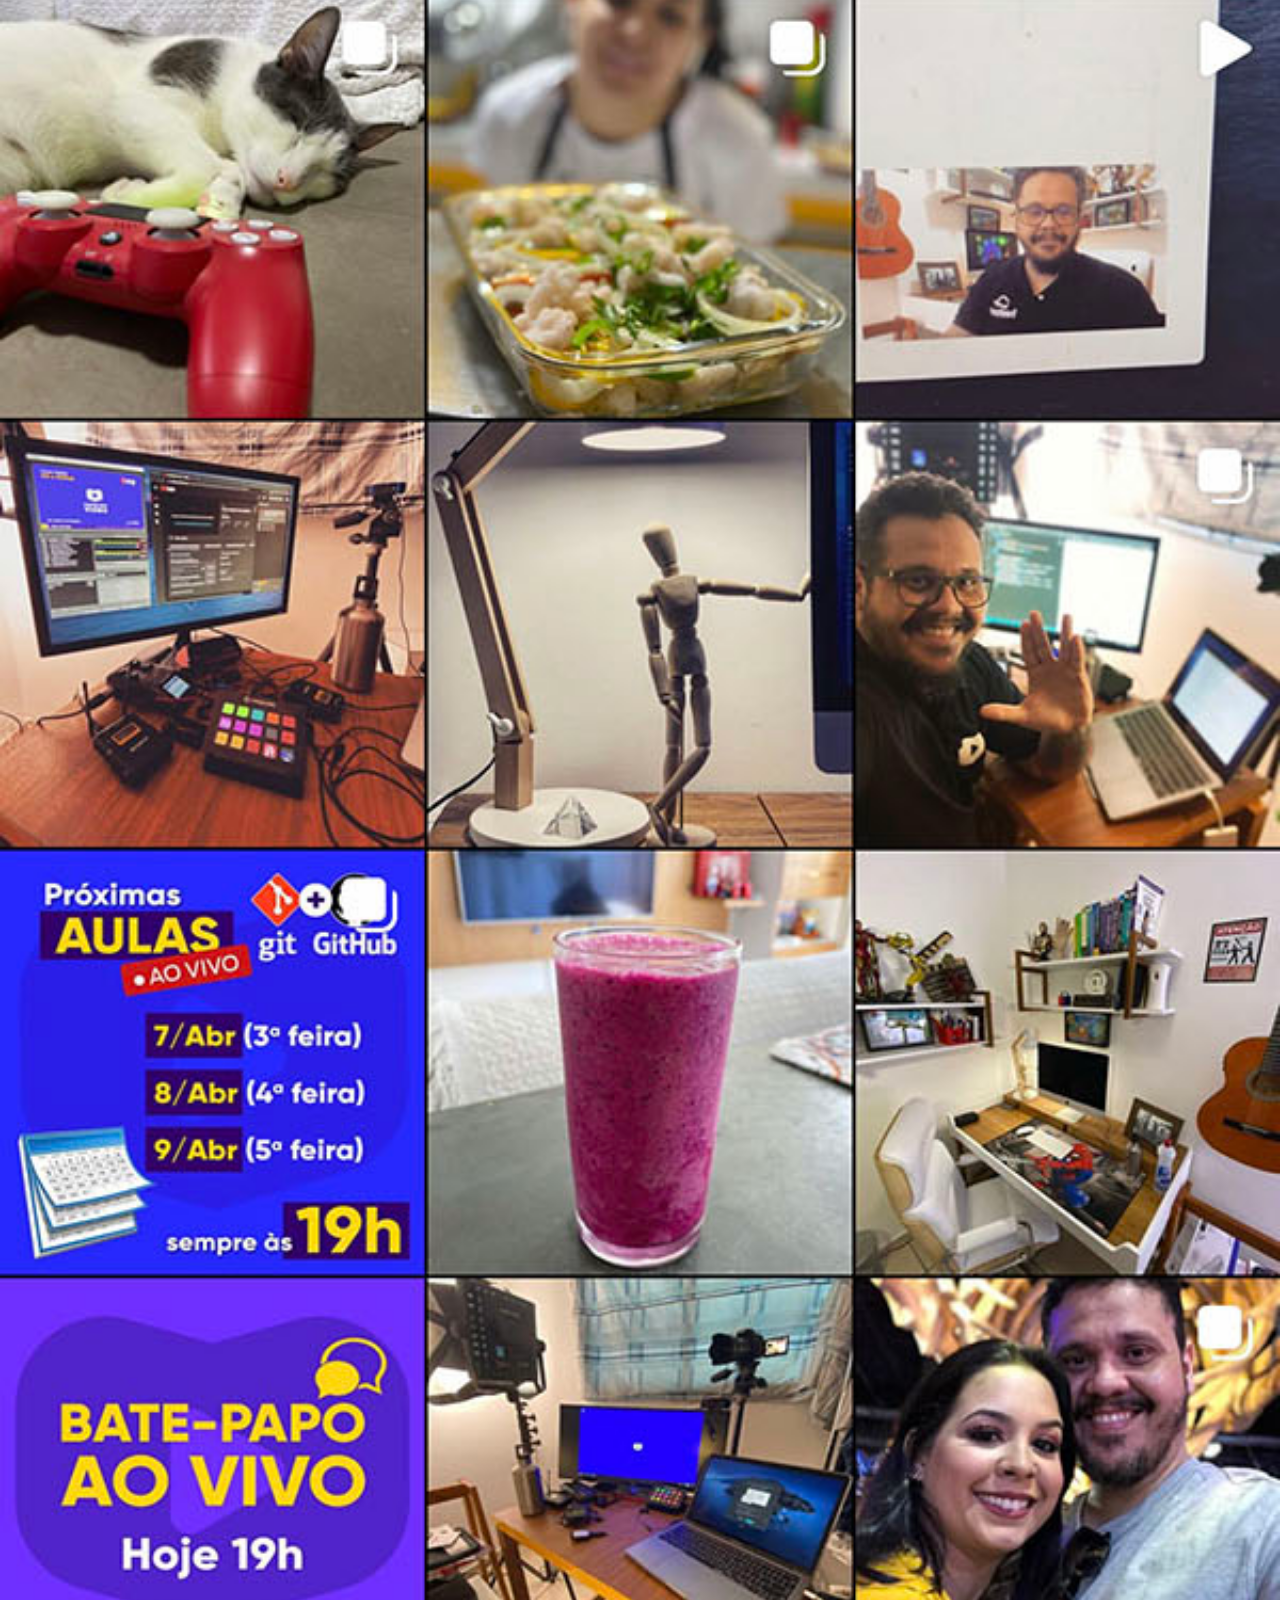
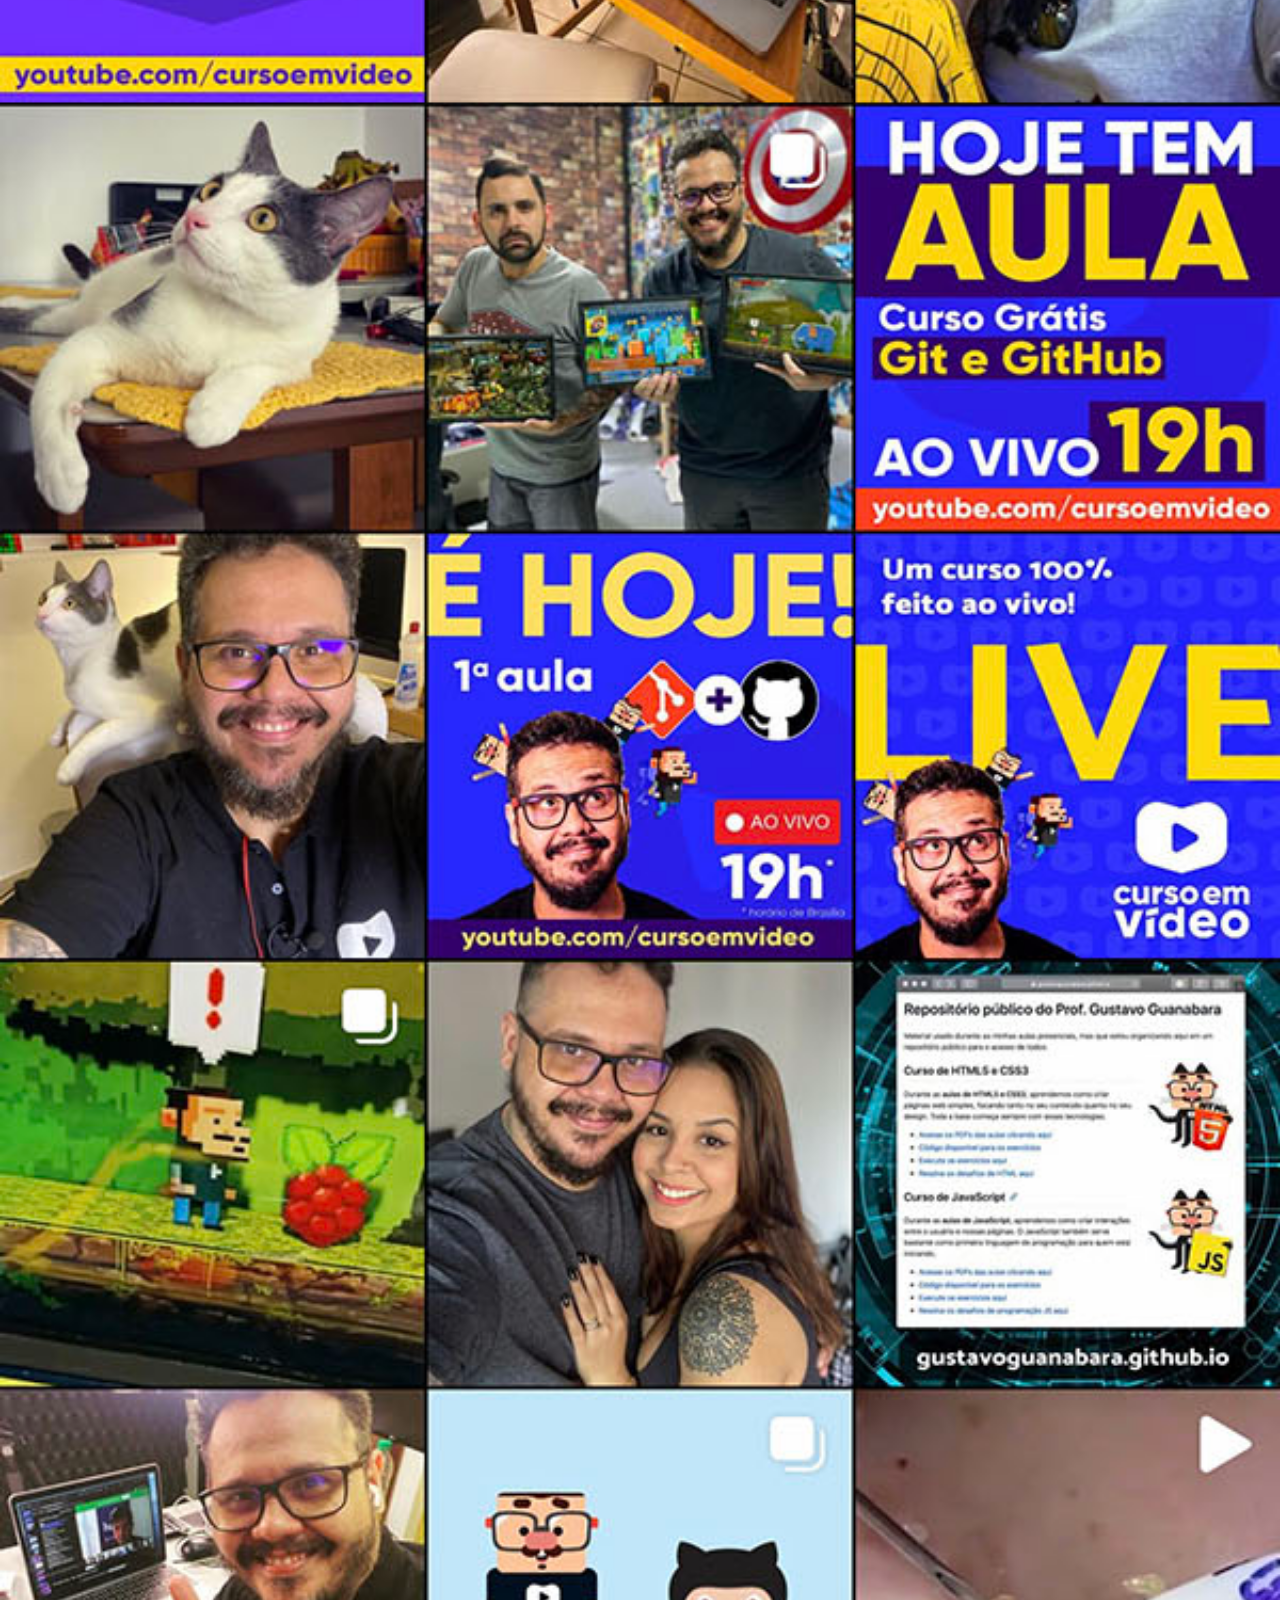
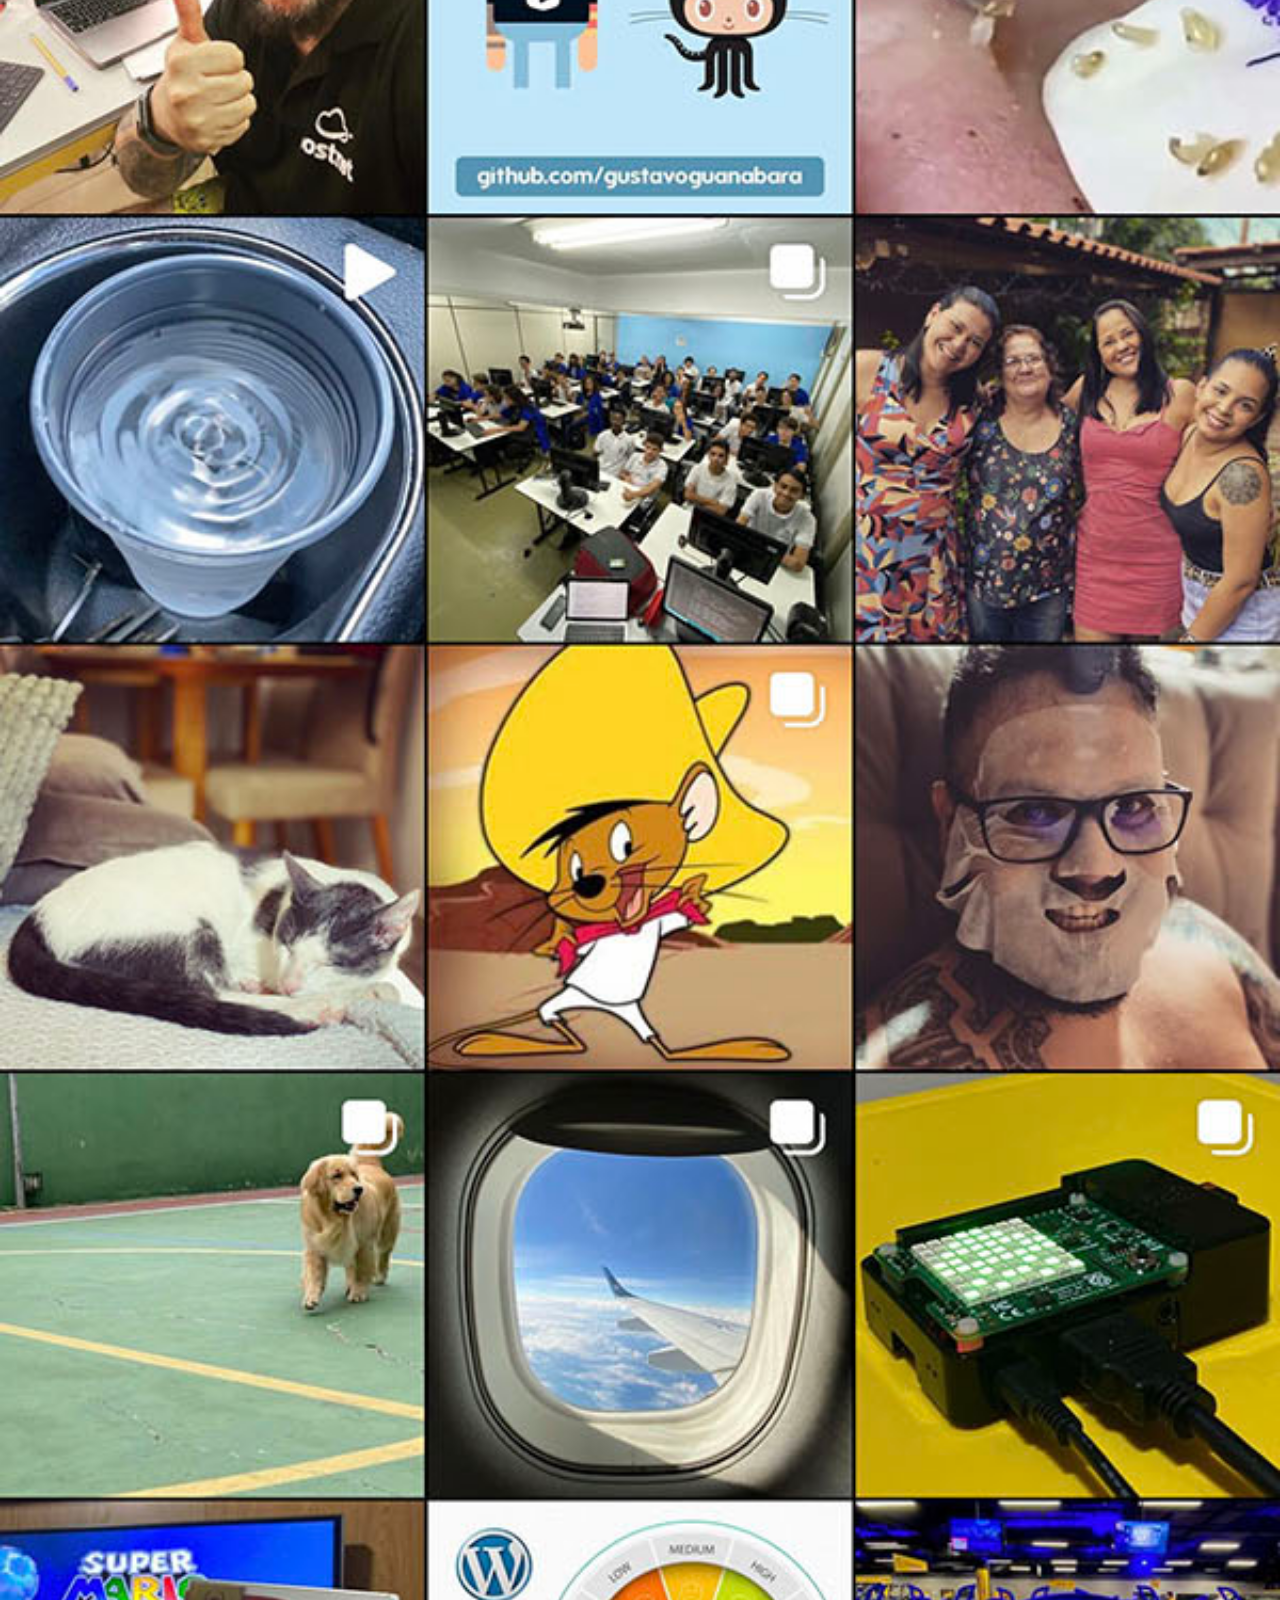
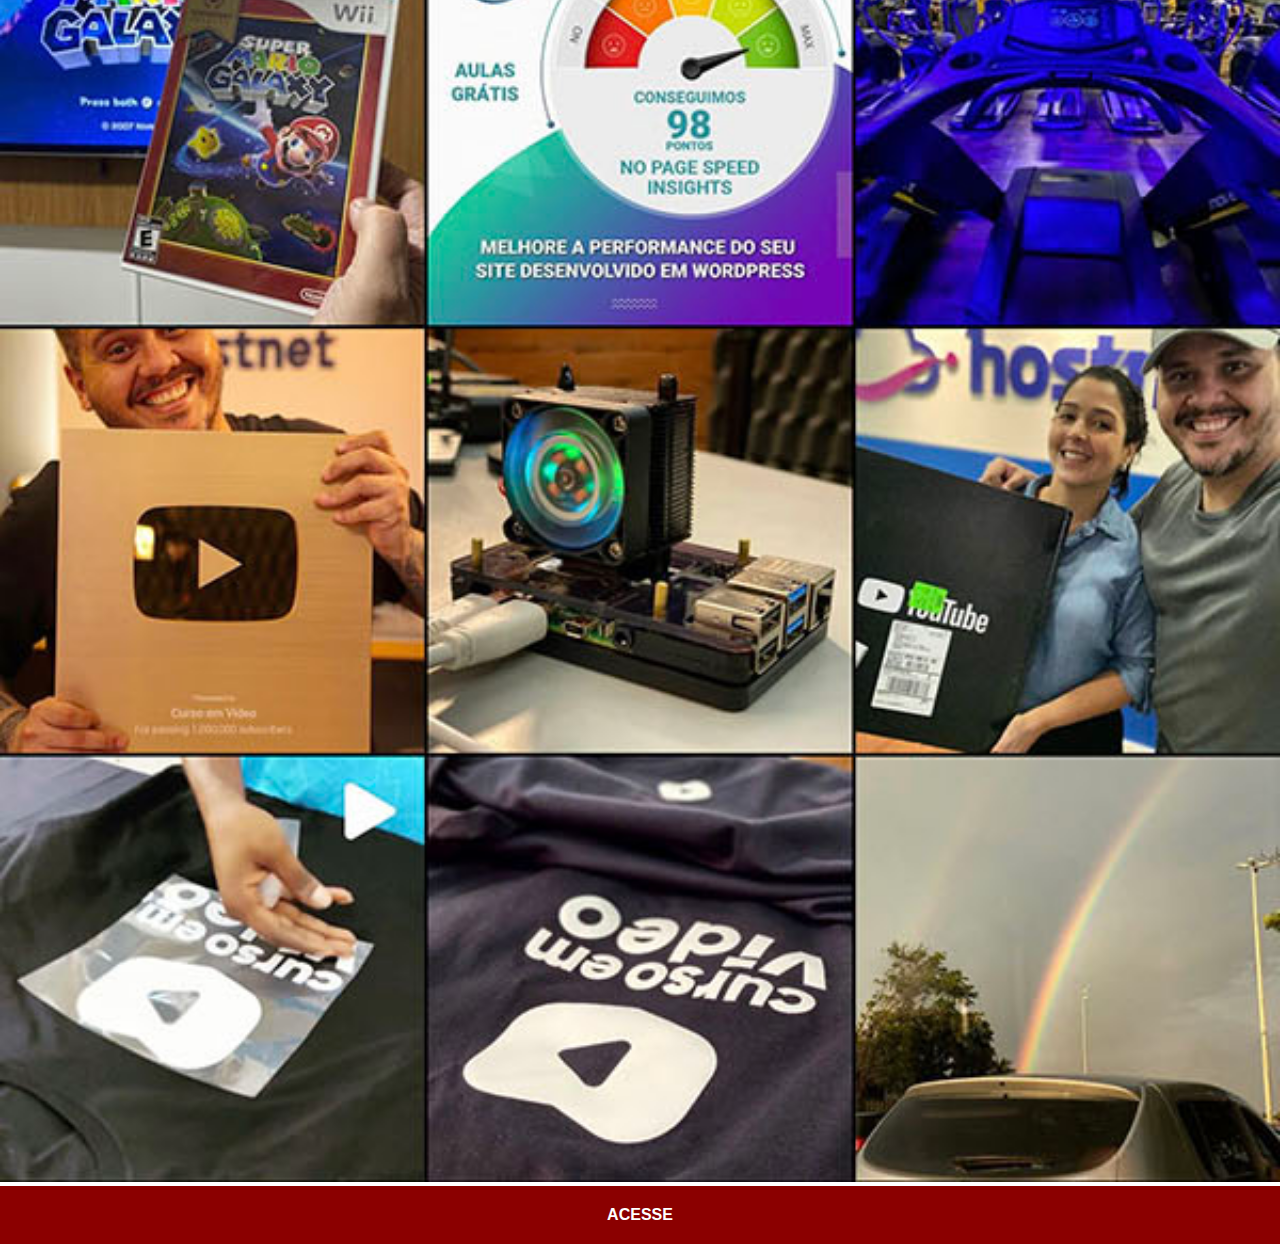
<file: instagram.html>
<!DOCTYPE html>
<html lang="pt-br">
<head>
    <meta charset="UTF-8">
    <meta name="viewport" content="width=device-width, initial-scale=1.0">
    <title>Instagram</title>
    <link rel="stylesheet" href="estilos/social.css">
</head>
<body>
    <img src="imagens/tela-instagram.jpg" alt="Instagram">
    <a href="https://www.instagram.com/gustavoguanabara" target="_blank">ACESSE</a>
</body>
</html>
</file>
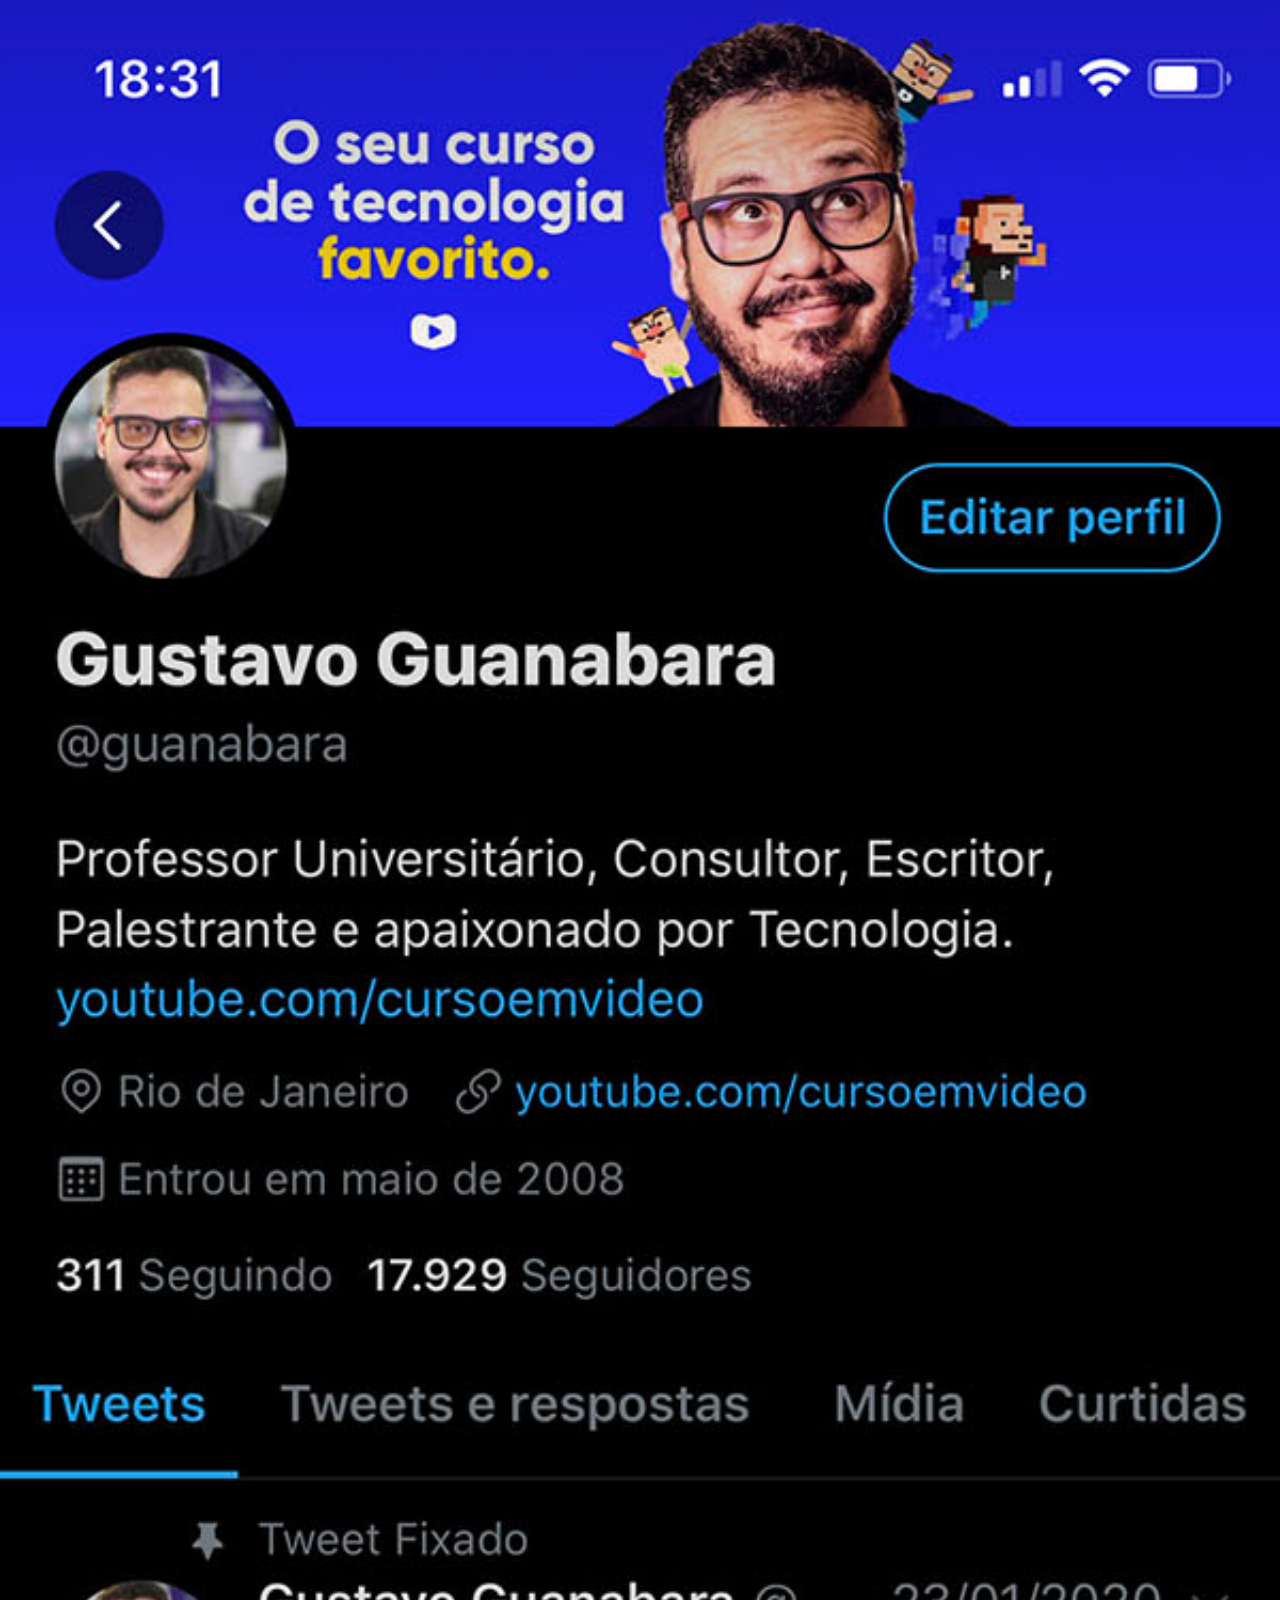
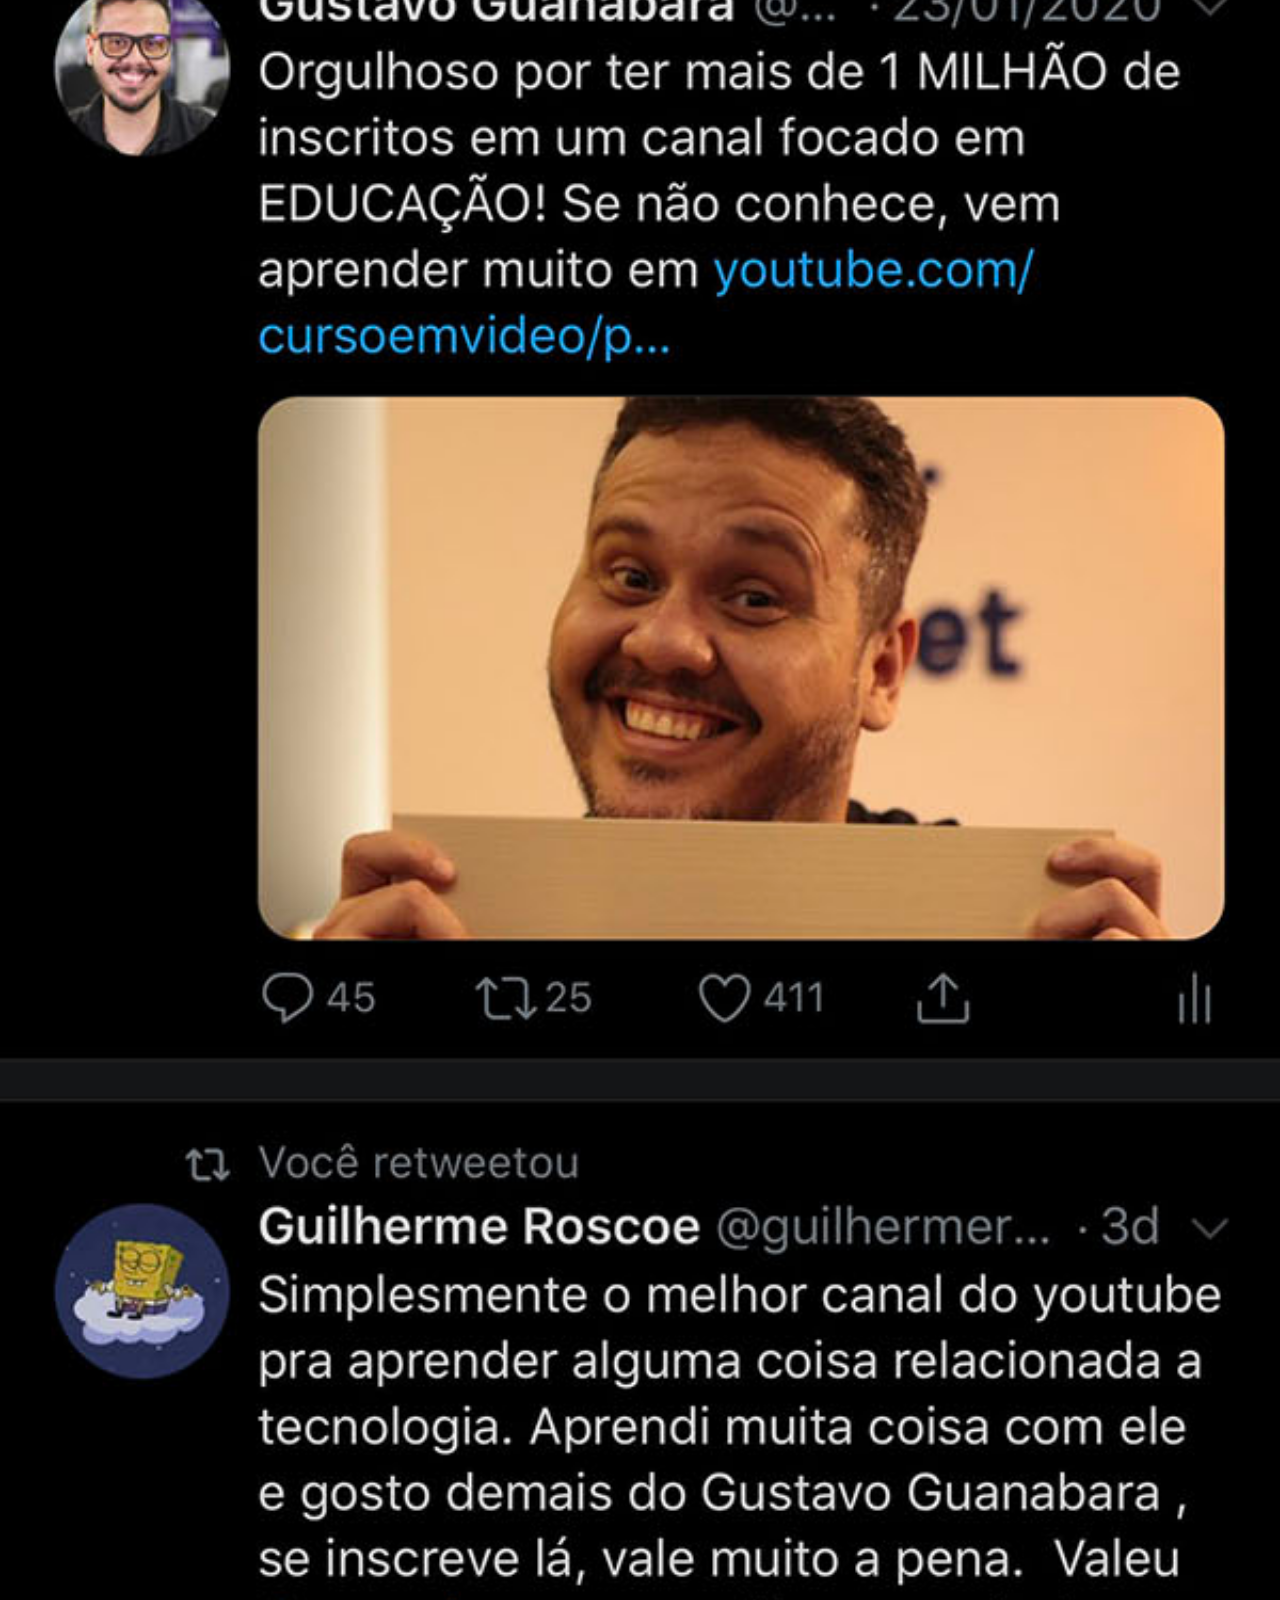
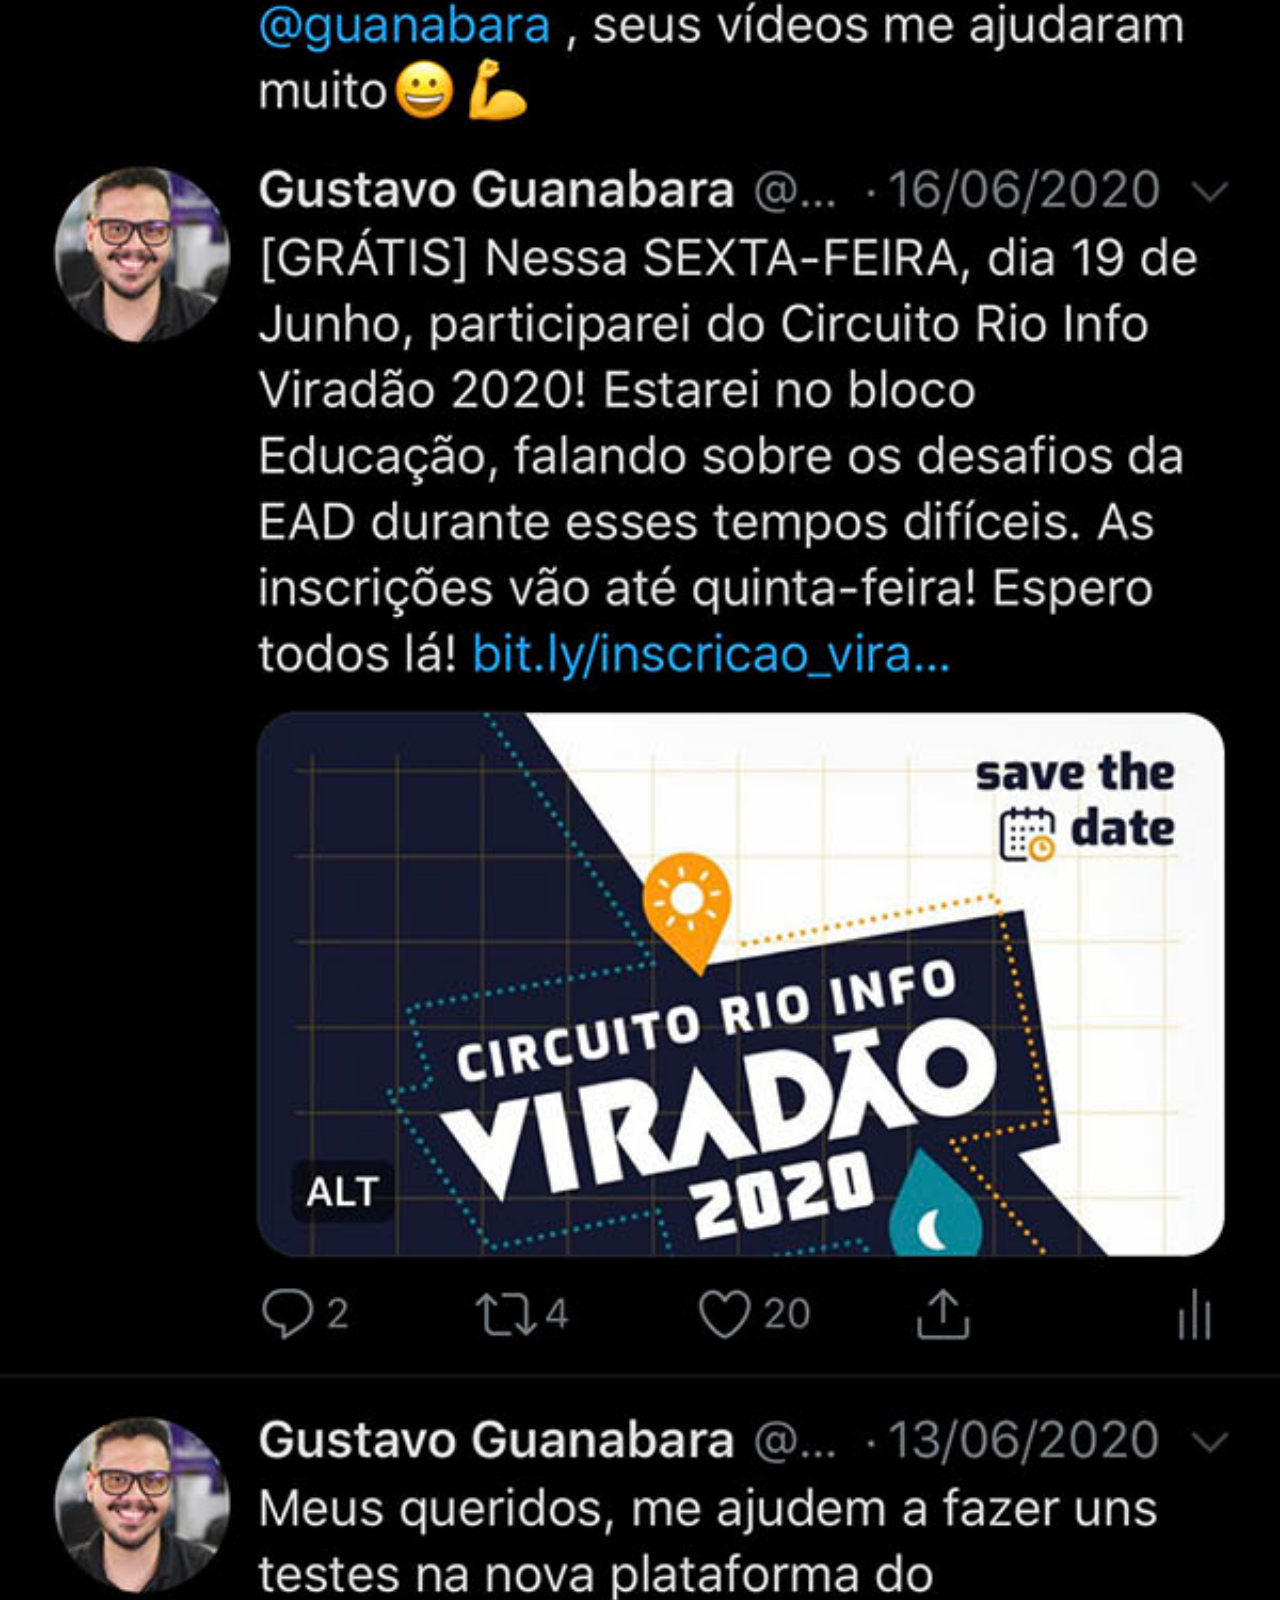
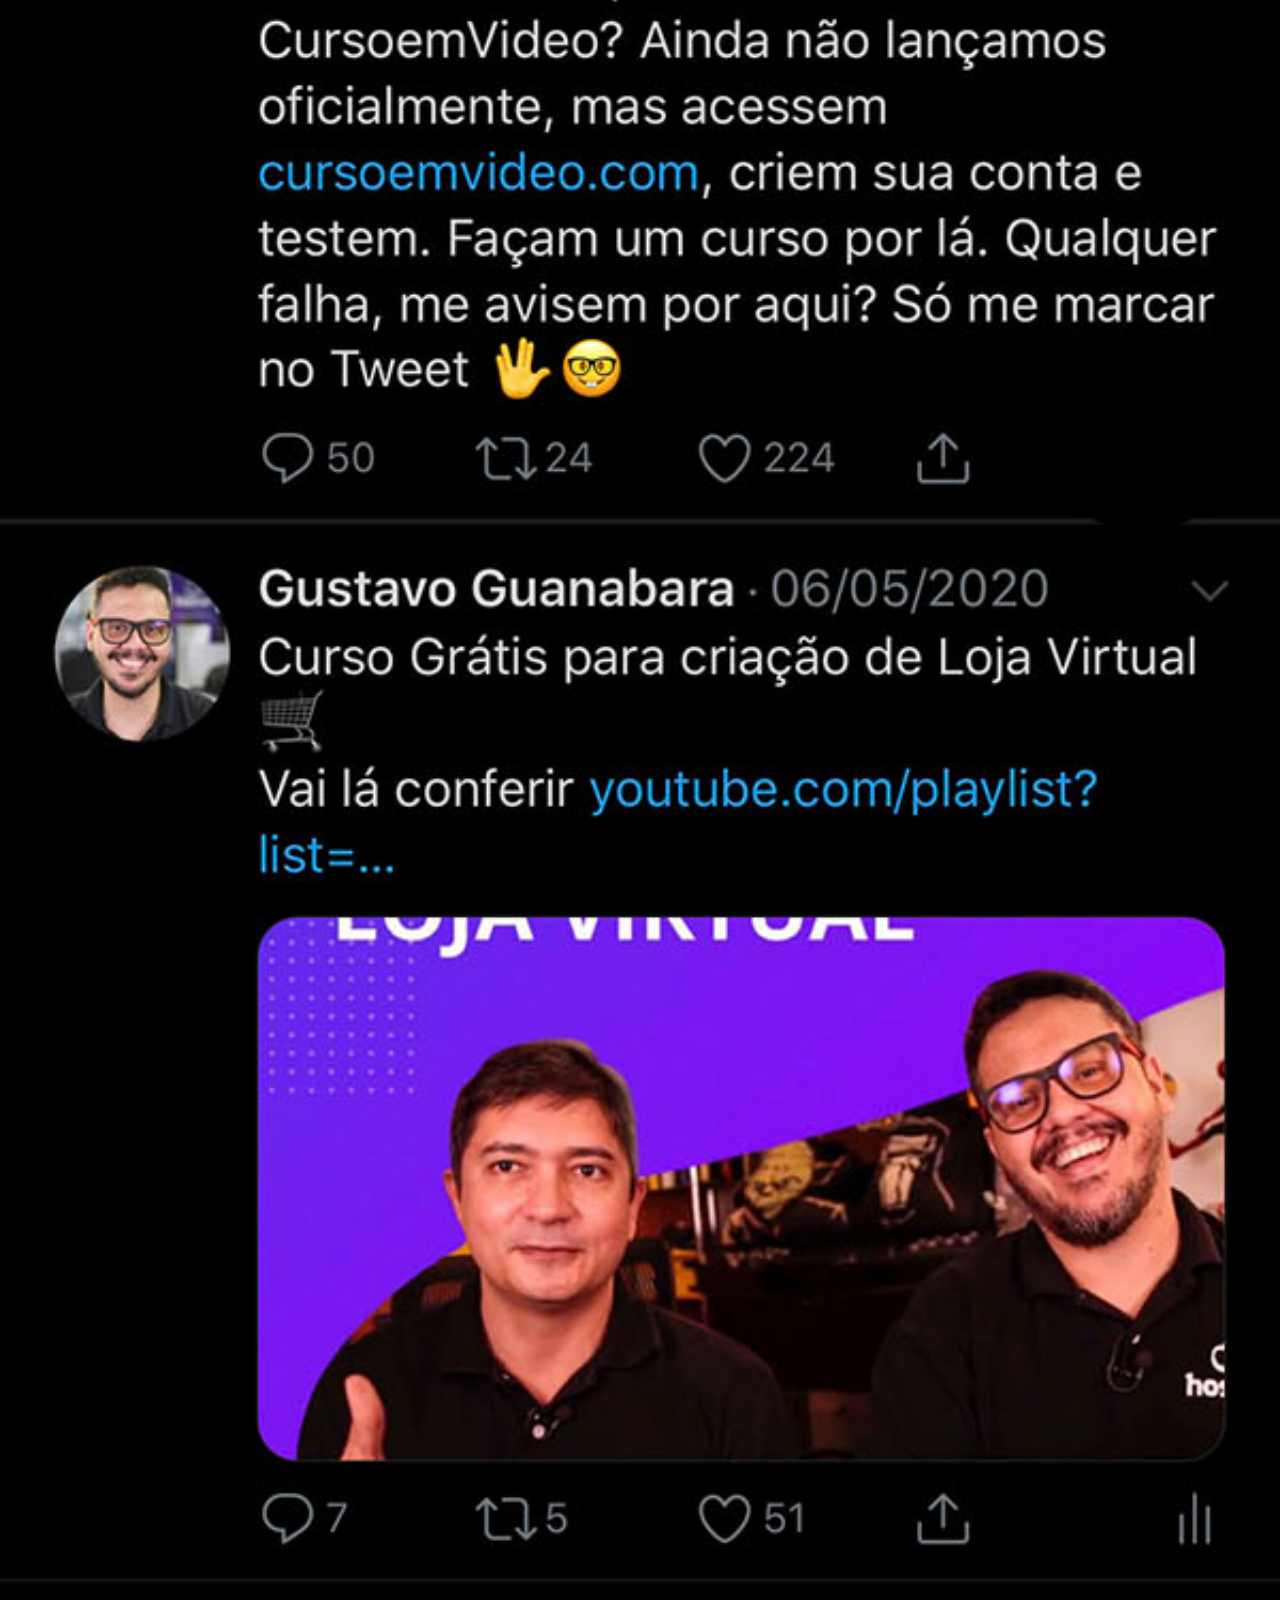
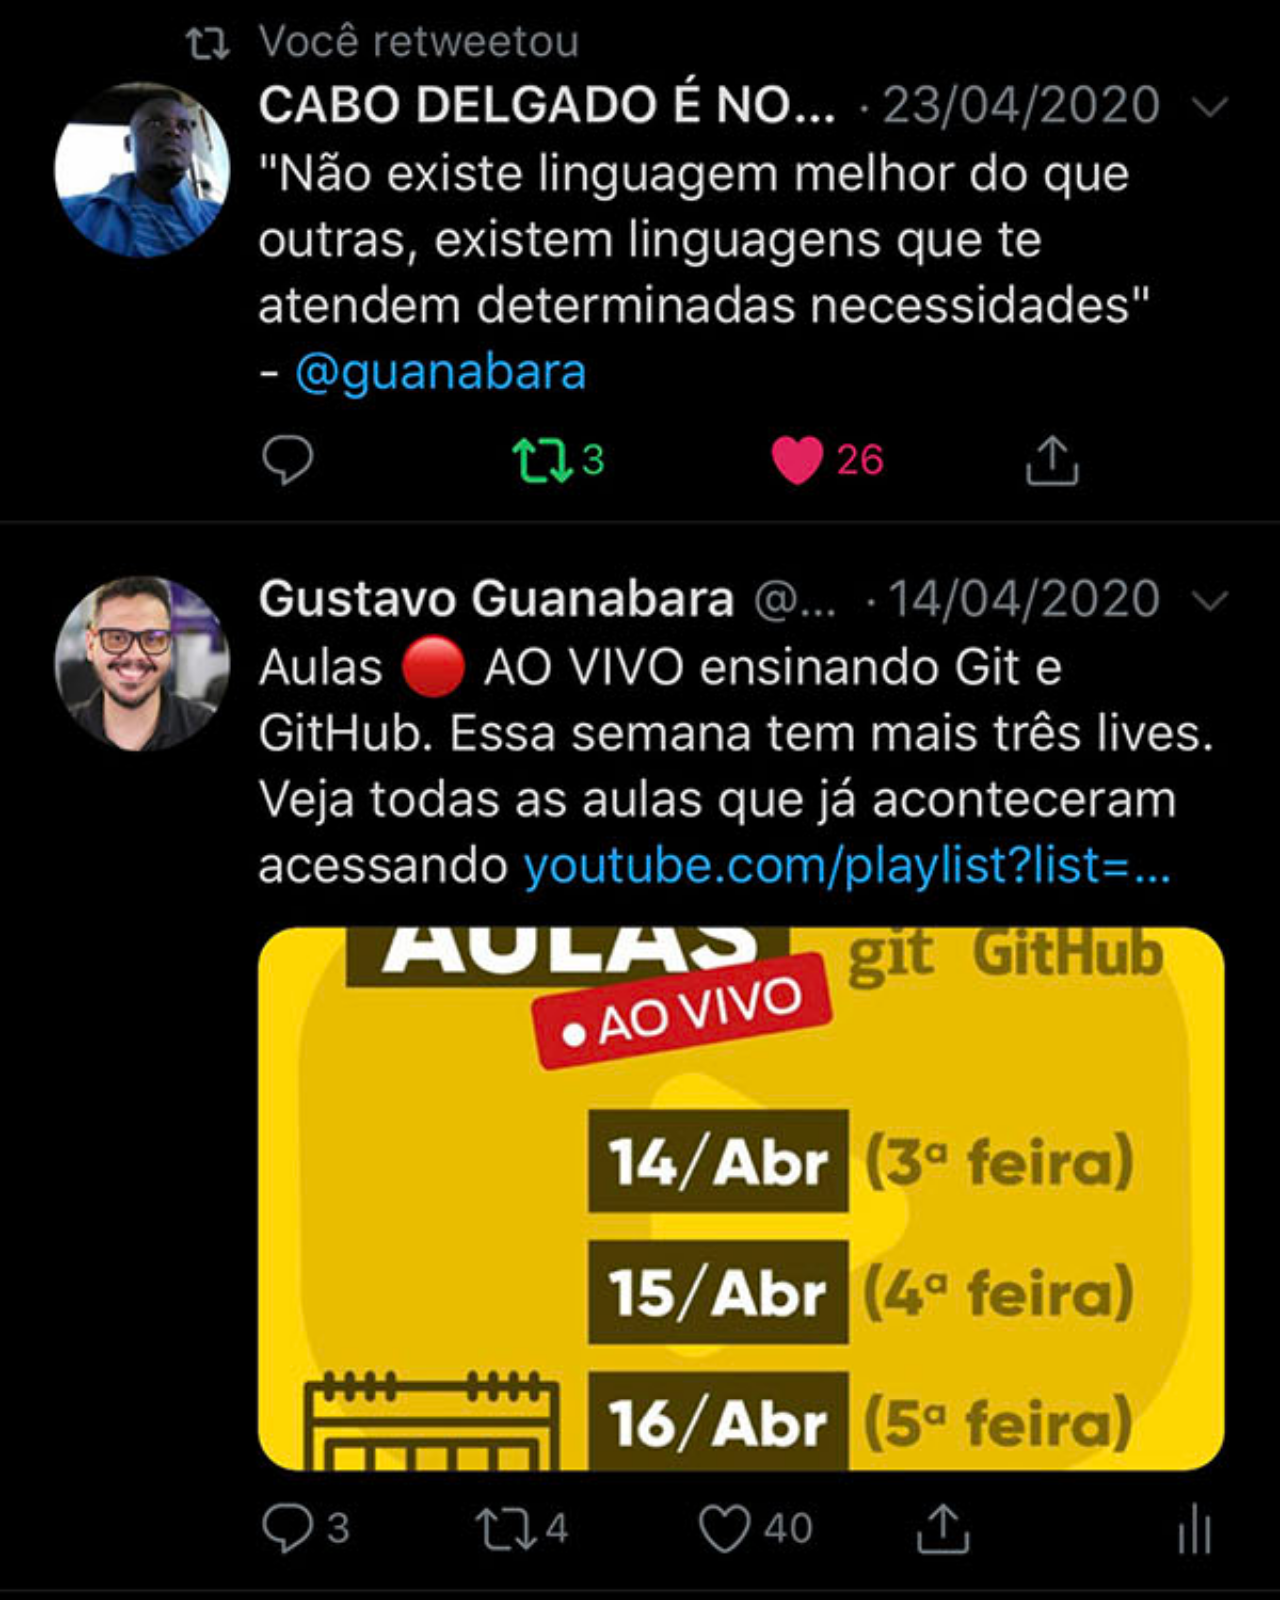
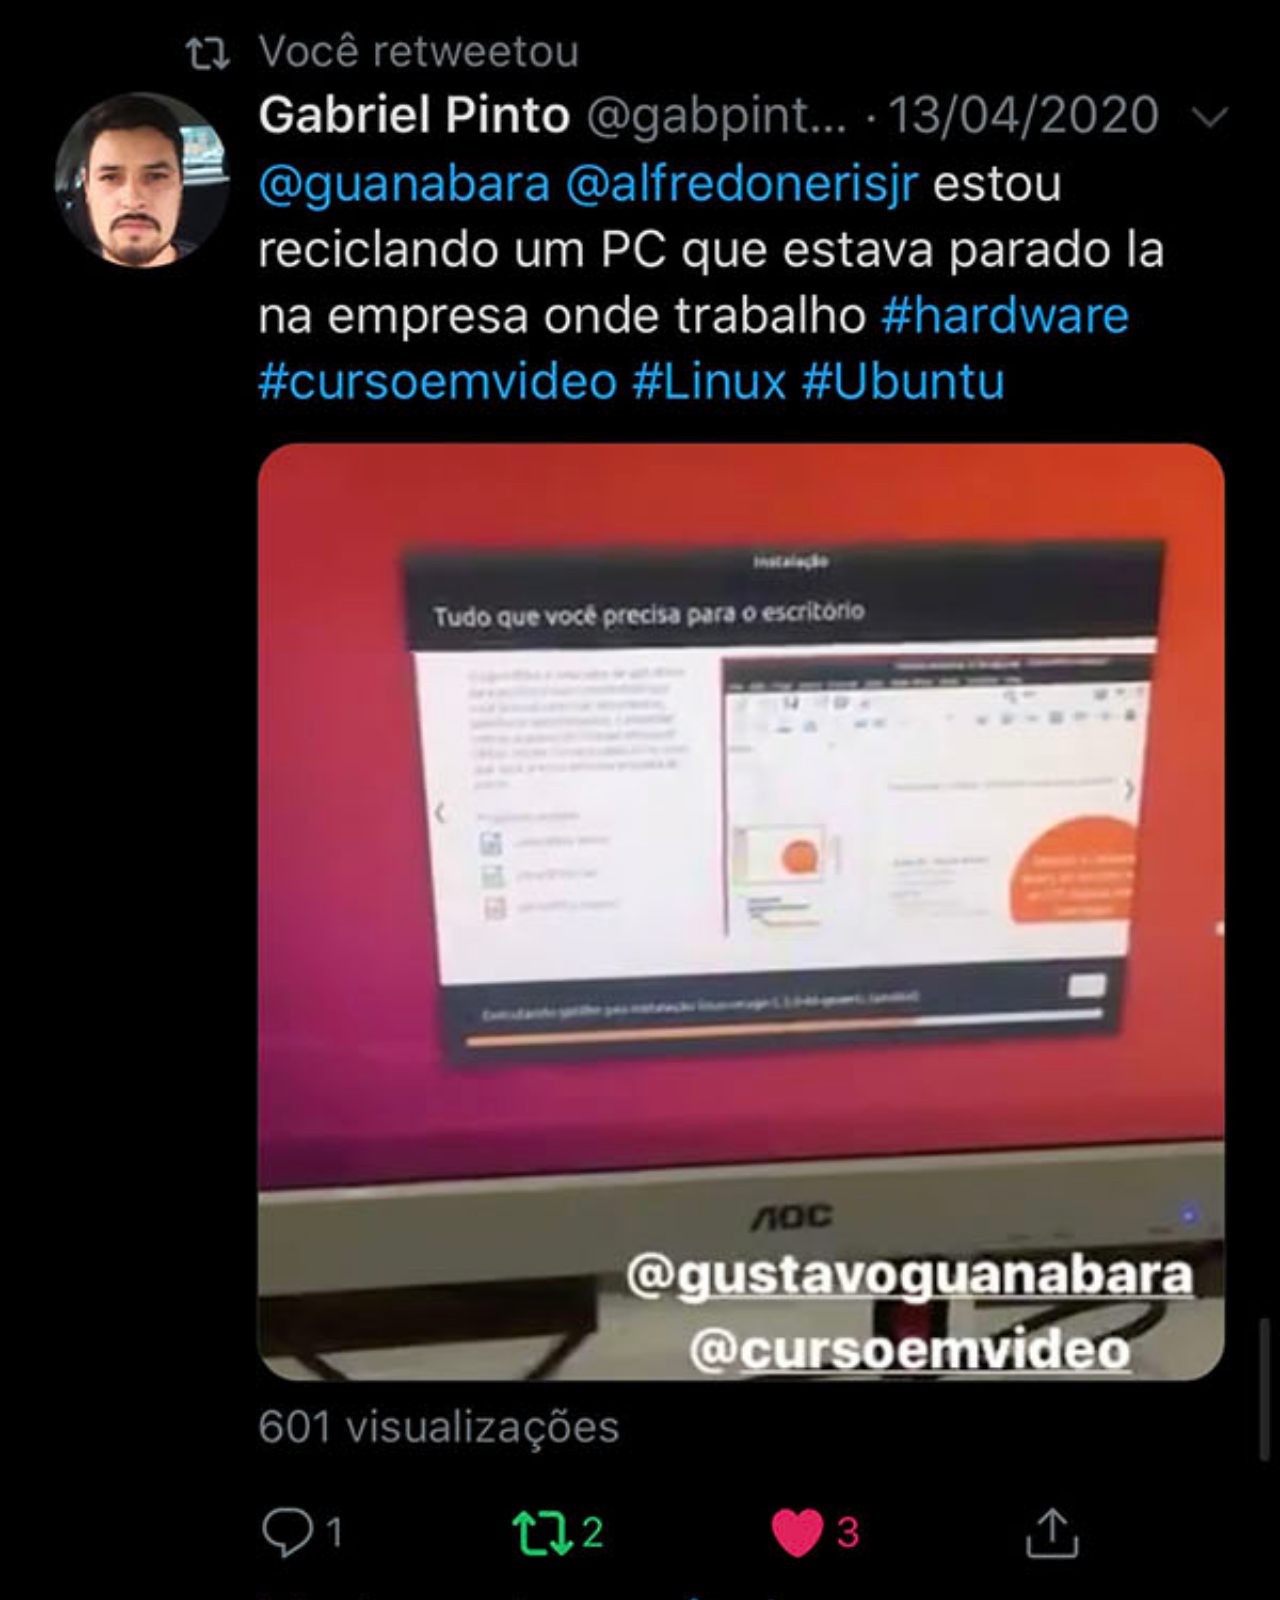
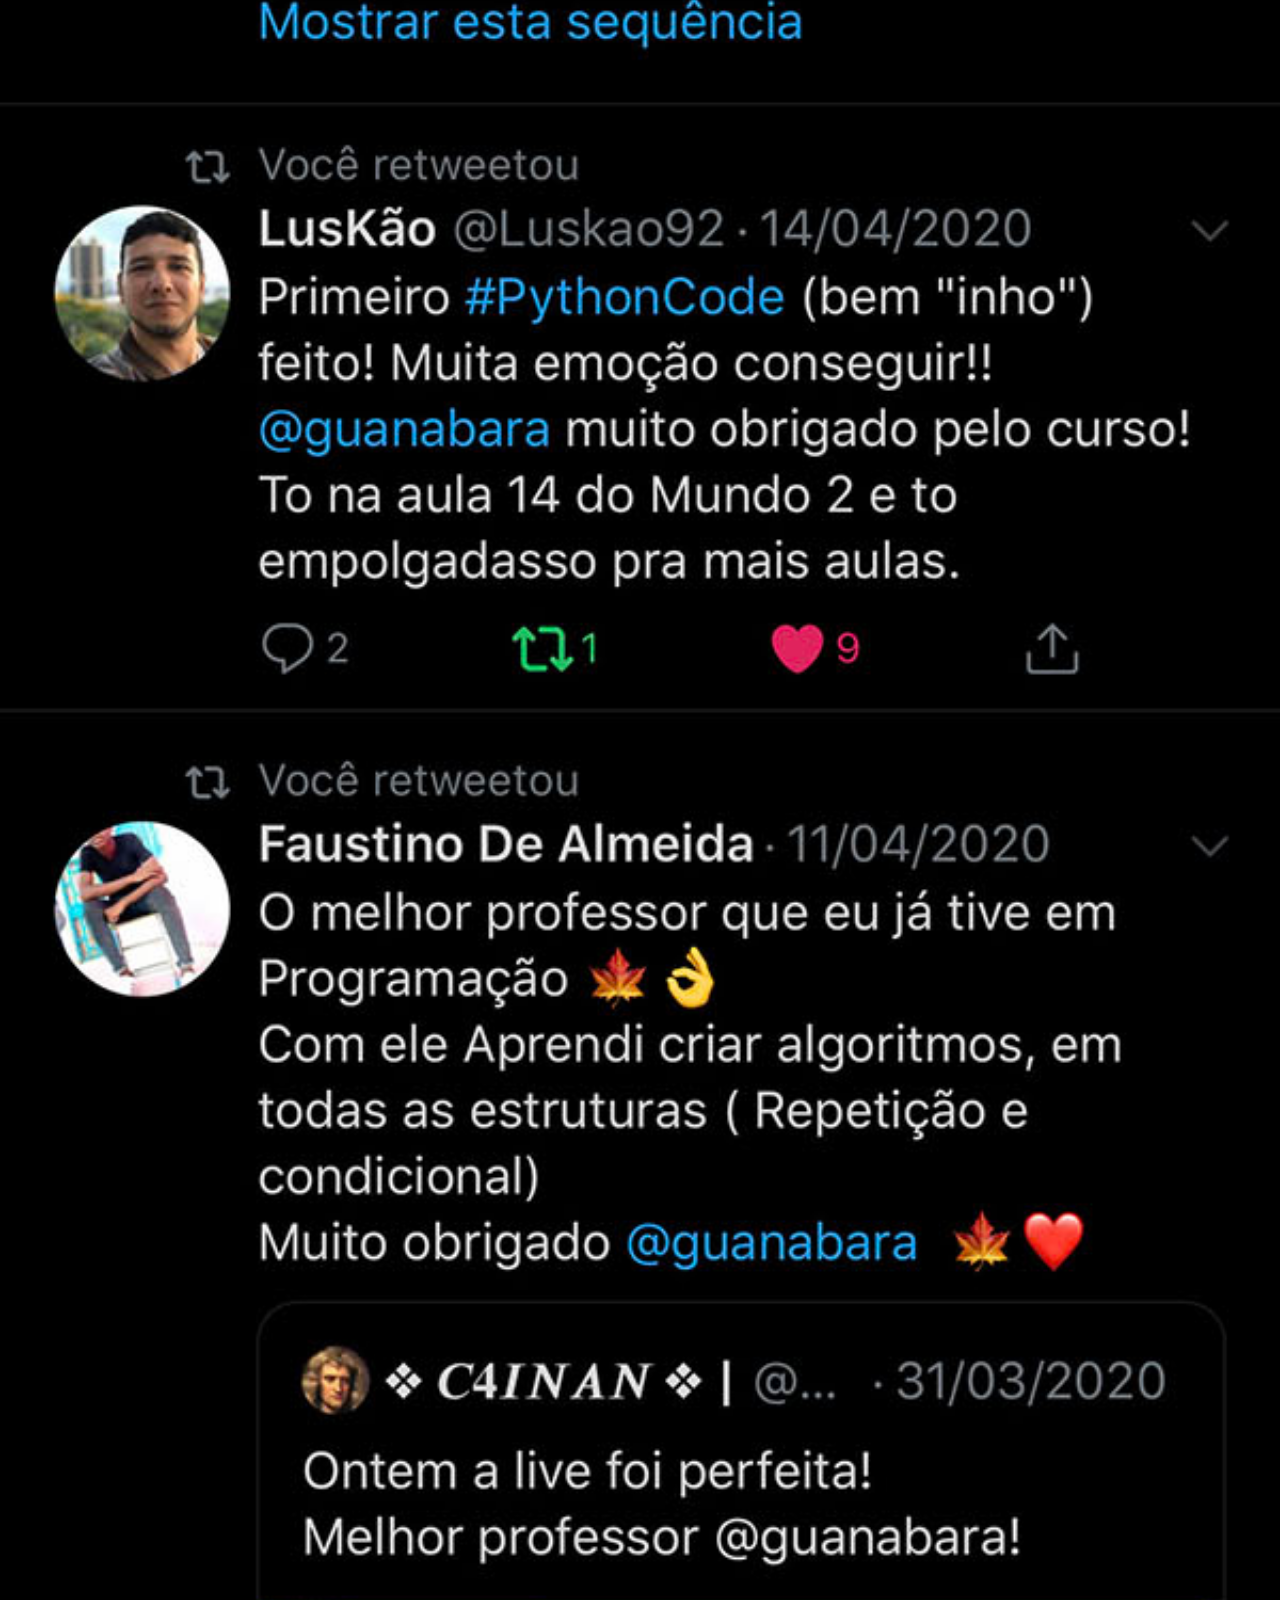
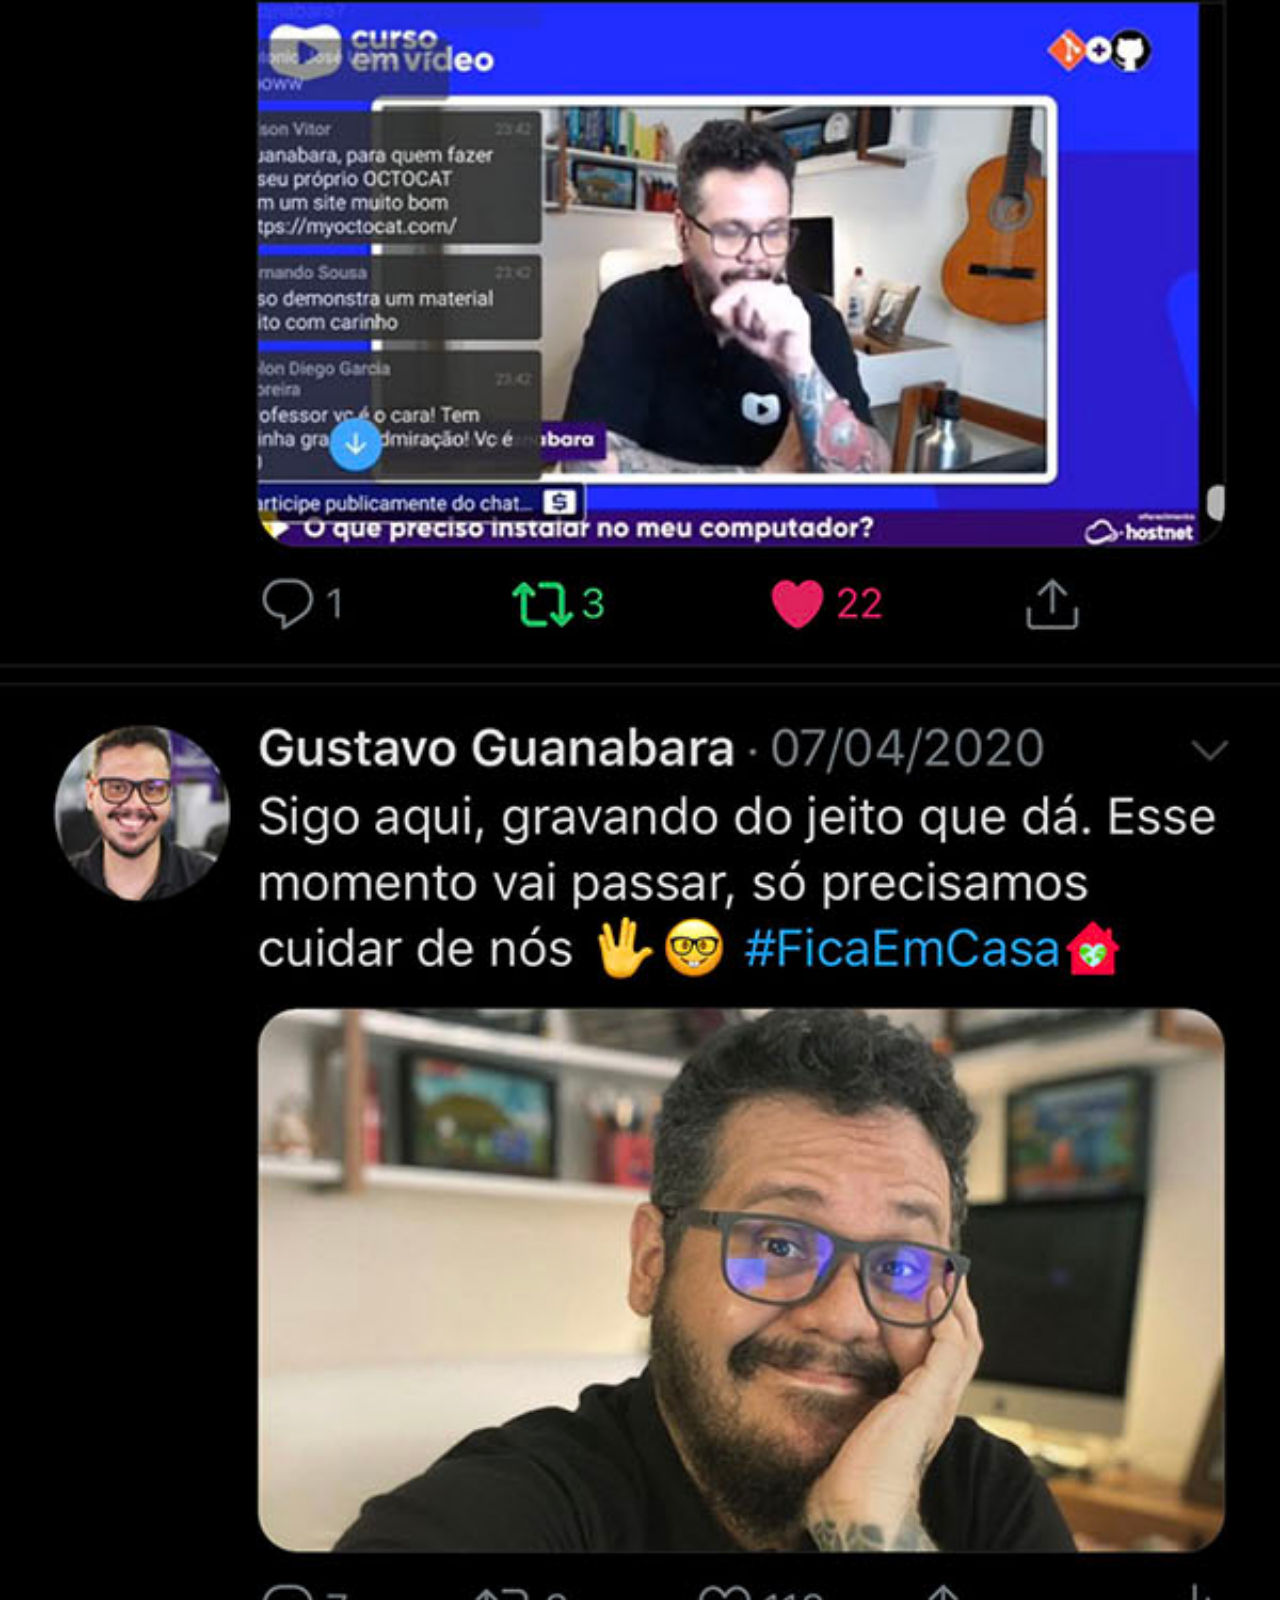
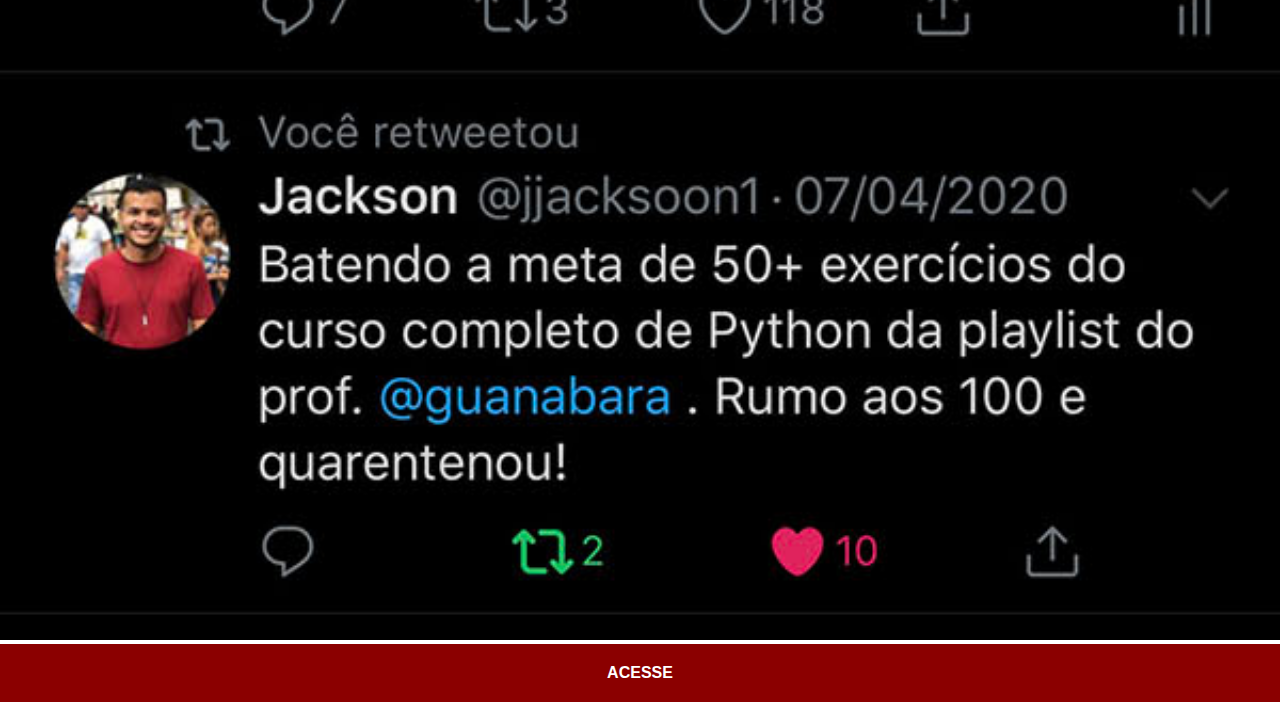
<file: twitter.html>
<!DOCTYPE html>
<html lang="pt-br">
<head>
    <meta charset="UTF-8">
    <meta name="viewport" content="width=device-width, initial-scale=1.0">
    <title>Twitter</title>
    <link rel="stylesheet" href="estilos/social.css">
</head>
<body>
    <img src="imagens/tela-twitter.jpg" alt="Twitter">
    <a href="https://www.twitter.com/guanabara" target="_blank">ACESSE</a>
</body>
</html>
</file>
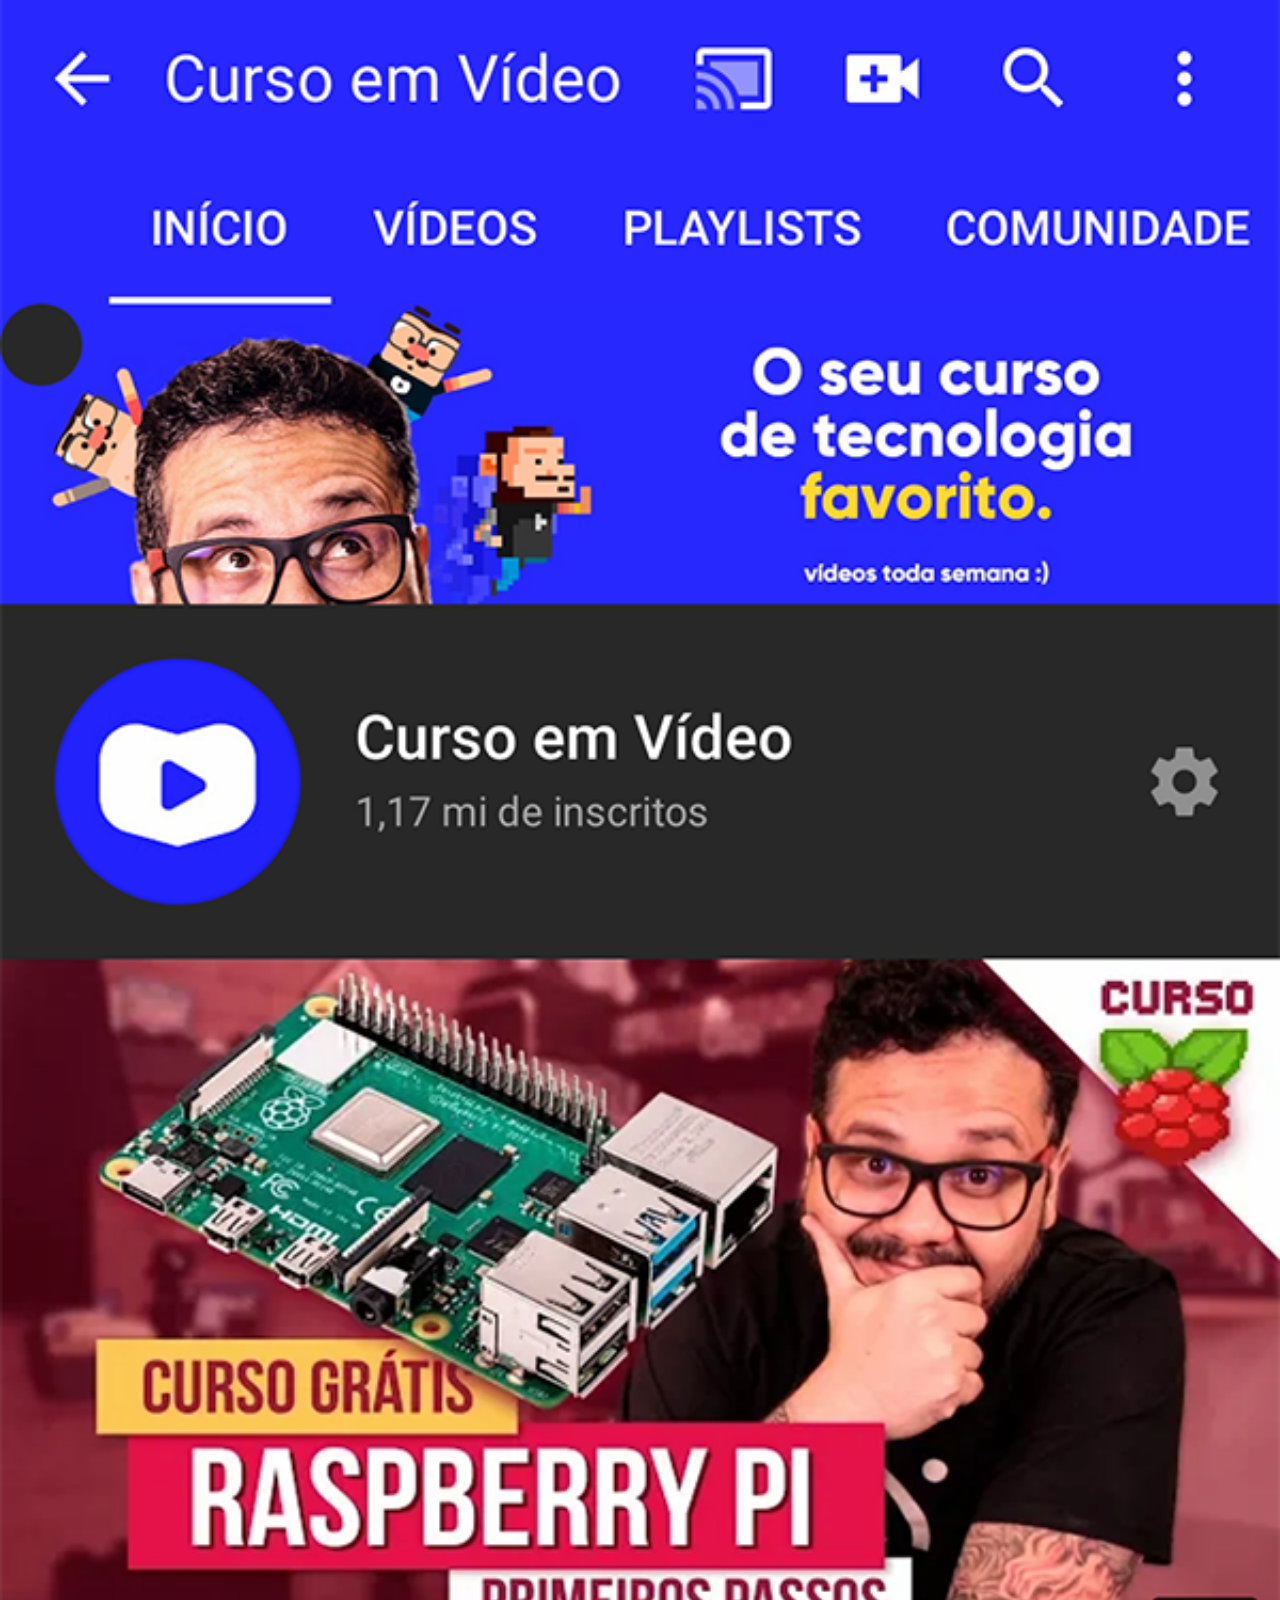
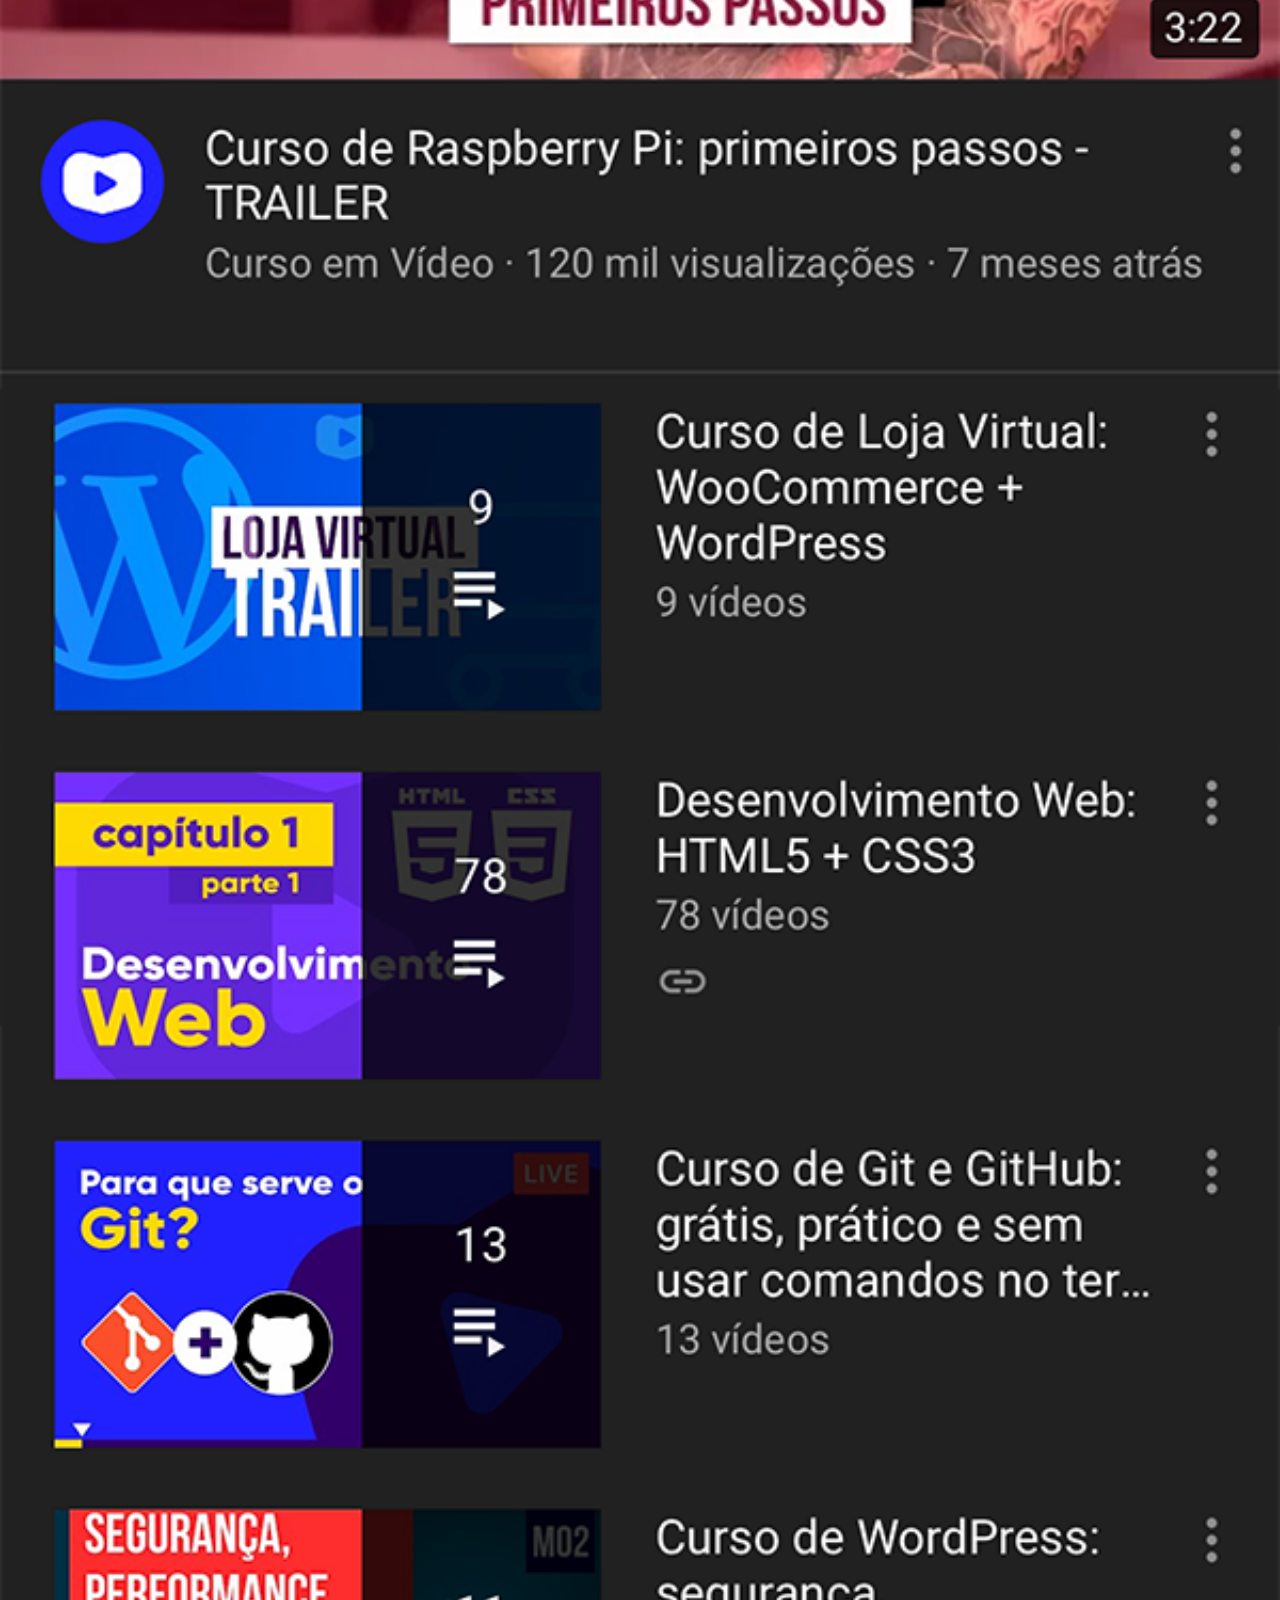
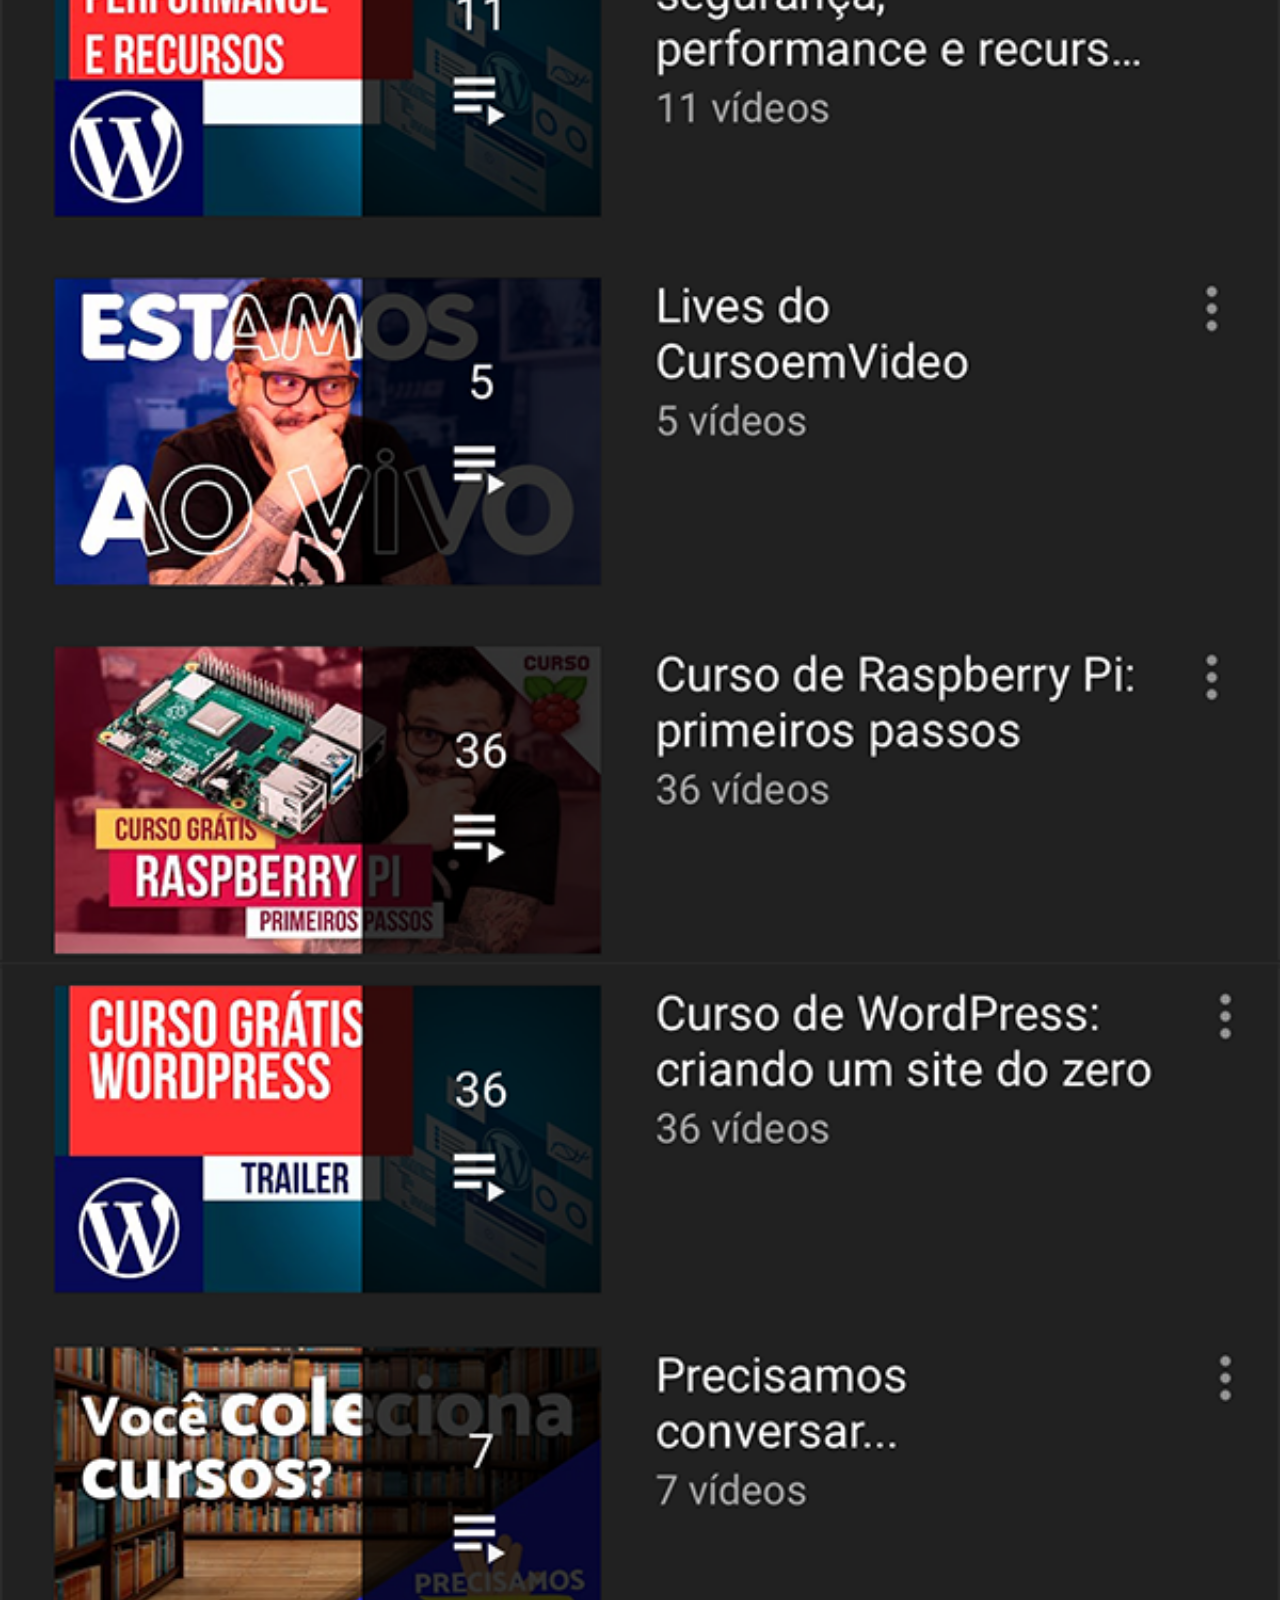
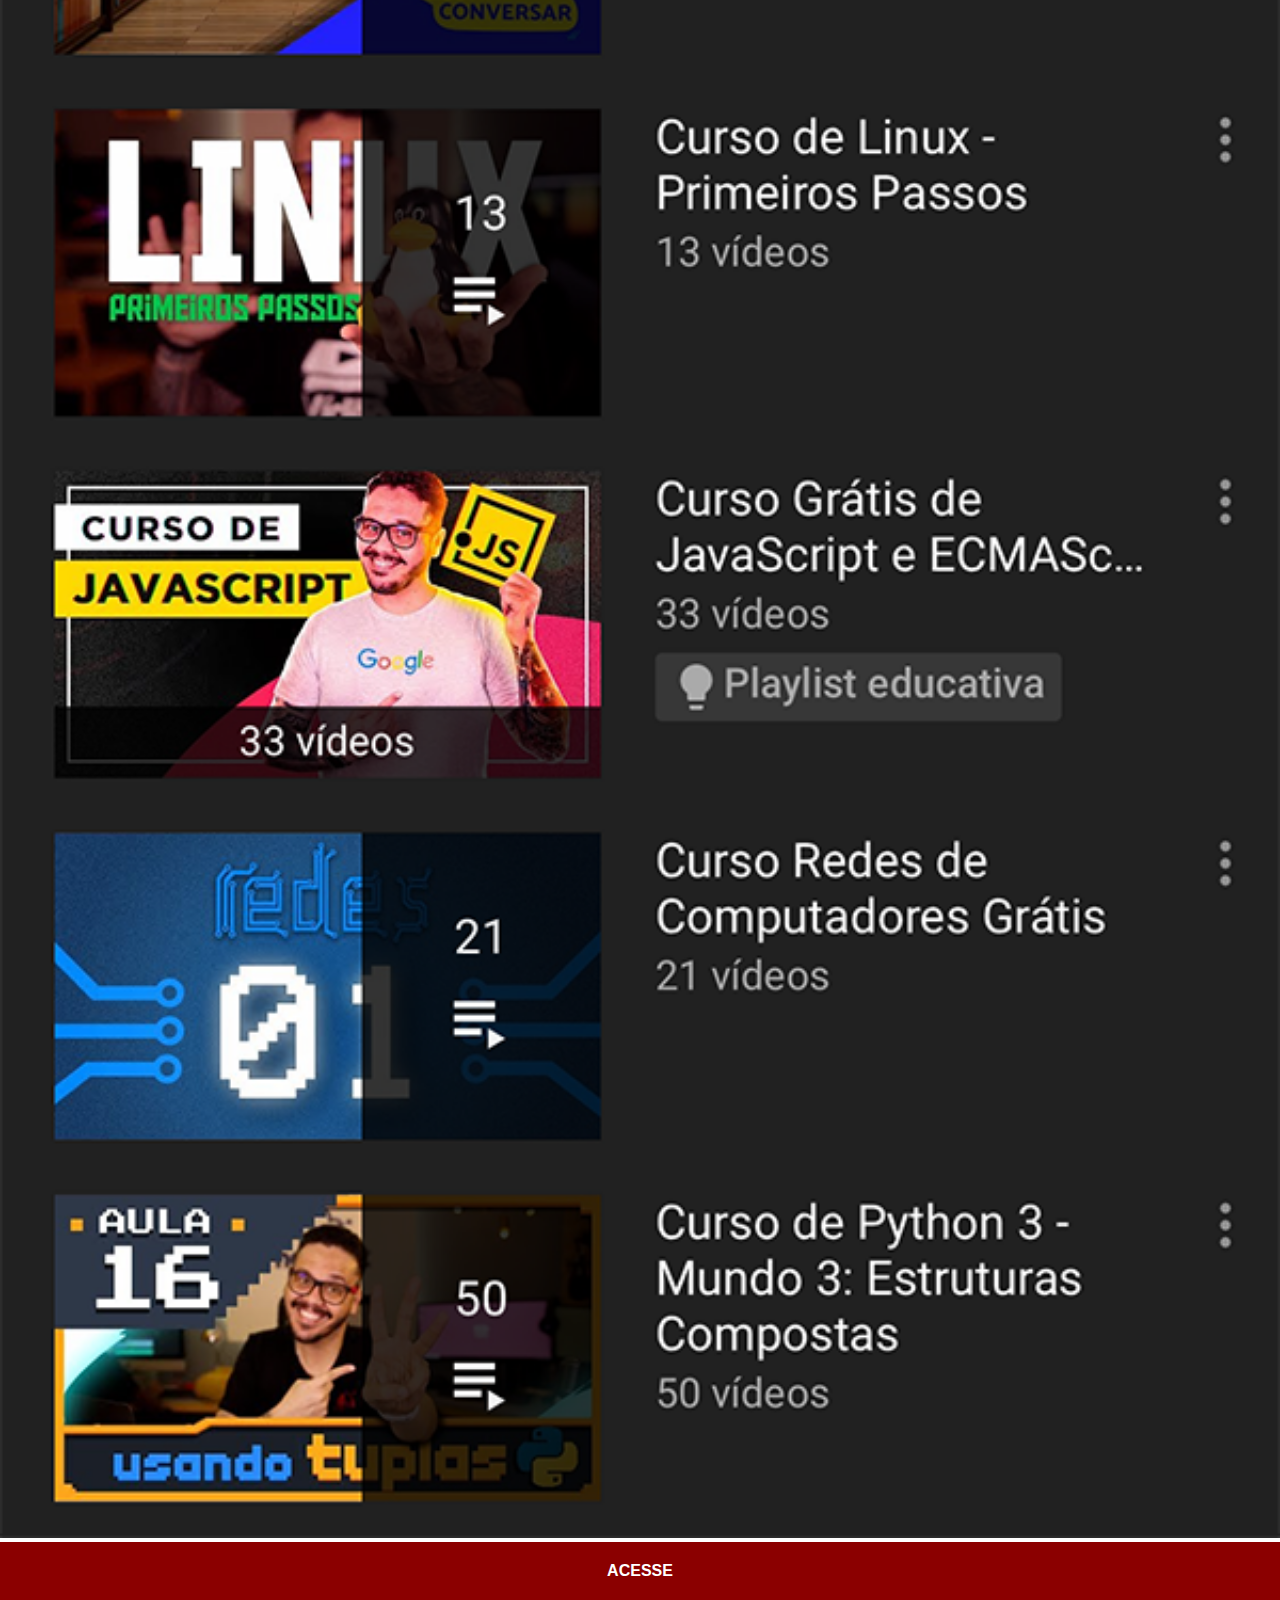
<file: youtube.html>
<!DOCTYPE html>
<html lang="pt-br">
<head>
    <meta charset="UTF-8">
    <meta name="viewport" content="width=device-width, initial-scale=1.0">
    <title>Youtube</title>
    <link rel="stylesheet" href="estilos/social.css">
    
</head>
<body>
    <img src="imagens/tela-youtube.png" alt="Youtube">
    <a href="https://www.youtube.com/user/cursosemvideo/playlists" target="_blank">ACESSE</a>
</body>
</html>
</file>
<file: estilos/style.css>
@charset "UTF-8";

* {
    margin: 0px;
    padding: 0px;
    font-family: Arial, Helvetica, sans-serif;
}

html, body {
    height: 100vh;
    width: 100vw;
    background-color: black;
}

main {
    height: 100vh;
    position: relative;
}

body {
    background: url('../imagens/fundo-madeira.jpg') no-repeat top center;
    background-size: cover;
    background-attachment: fixed;
}

iframe#tela {
    position: absolute;
    top: 80px;
    left: 22px;
    width: 267px;
    height: 471px;
}

section#telefone {
    height: 627px;
    width: 311px;
    position: absolute;
    top: 50%;
    left: 50%;
    transform: translate(-50%, -50%);
    background: url('../imagens/frame-iphone.png');
}

section#redes-sociais img {
    width: 50px;
    margin: 10px;
    border-radius: 50%;
    box-shadow: 2px 2px 5px rgba(0, 0, 0, 0.411);
    box-sizing: border-box;
}

section#redes-sociais {
    text-align: right;
}

section#redes-sociais img:hover {
    border: 2px solid rgba(255, 255, 255, 0.61);
    transform: translate(-3px, -3px);
    box-shadow: 5px 5px 10px rgba(0, 0, 0, 0.363);
    transition: transform 0.3s;
}
</file>
<file: estilos/social.css>
@charset "UTF-8";

* {
    margin: 0px;
    padding: 0px;
    font-family: Arial, Helvetica, sans-serif;
}

::-webkit-scrollbar {
    width: 0px;
    height: 0px;
}

img {
    width: 100vw;
}

a:hover {
    background-color: red;
}

a {
    display: block;
    background-color: darkred;
    padding: 20px;
    text-align: center;
    font-weight: bolder;
    text-decoration: none;
    color: white;
}
</file>
